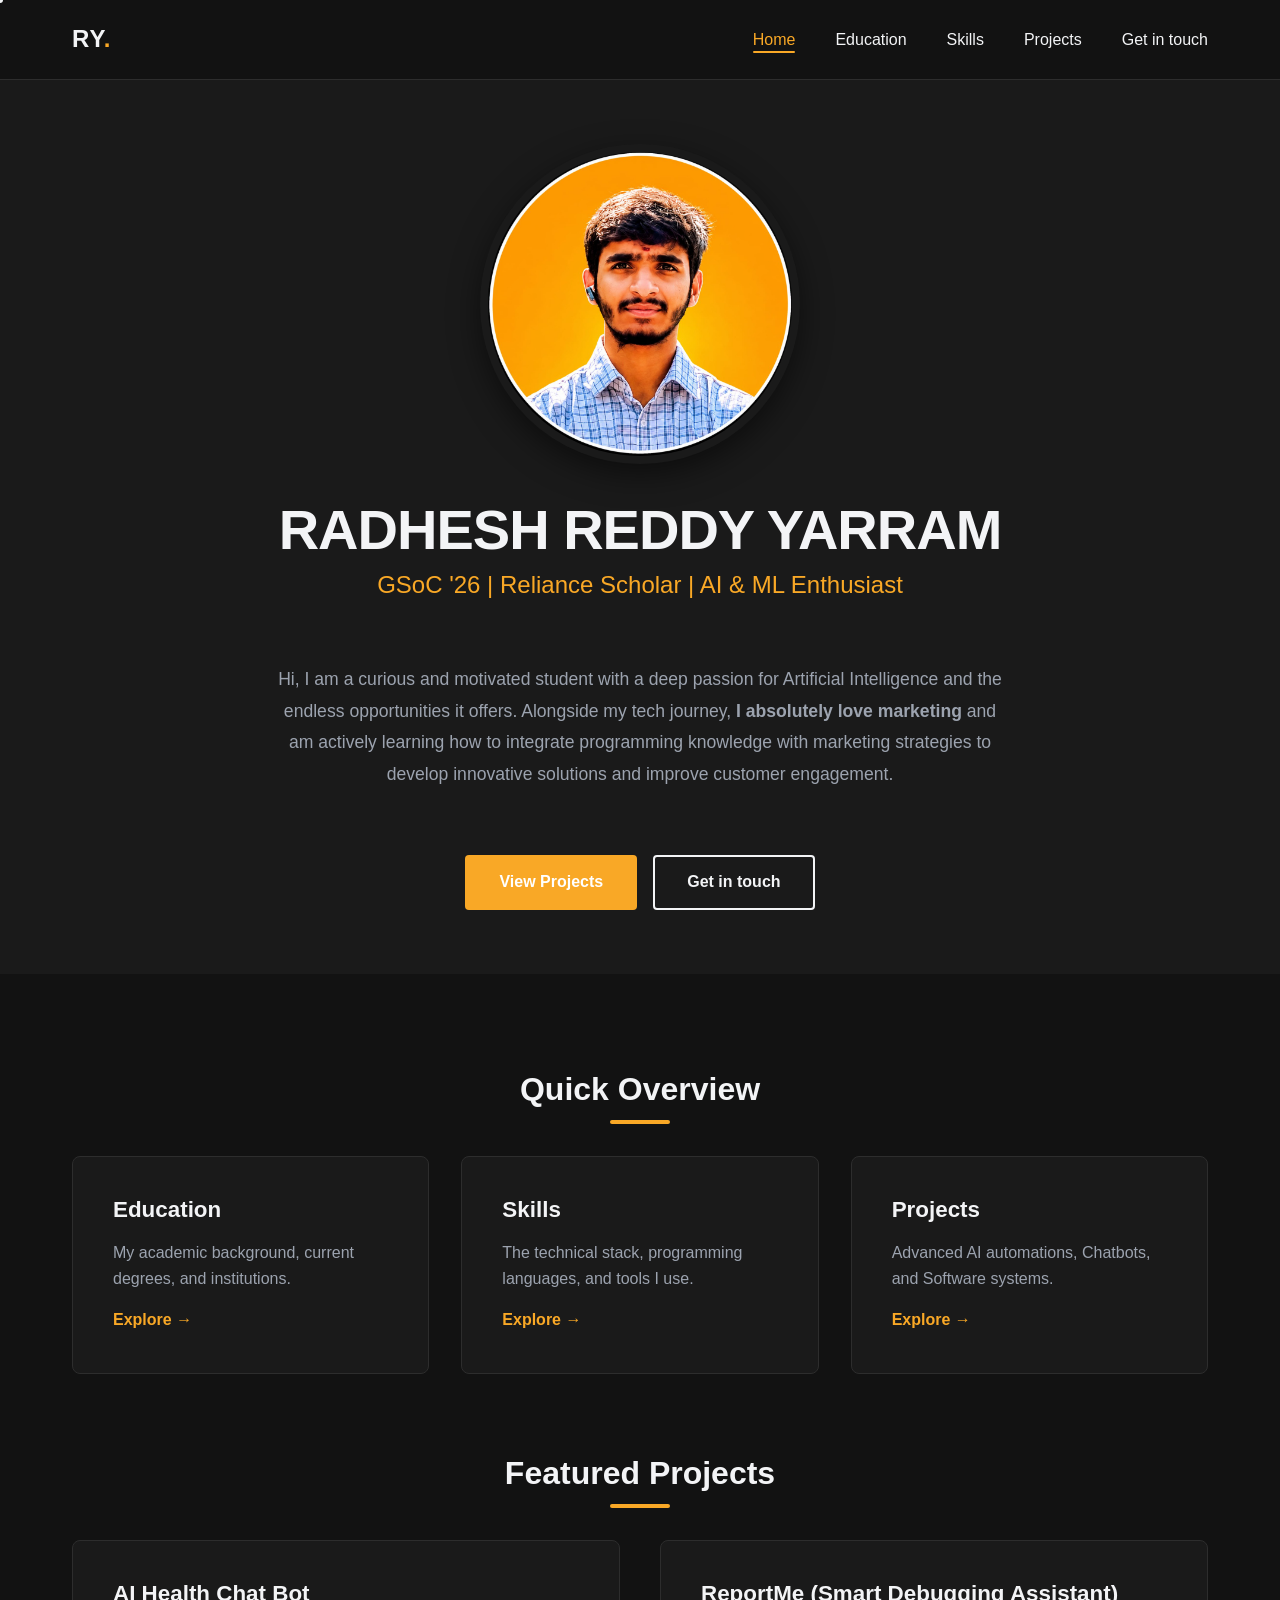
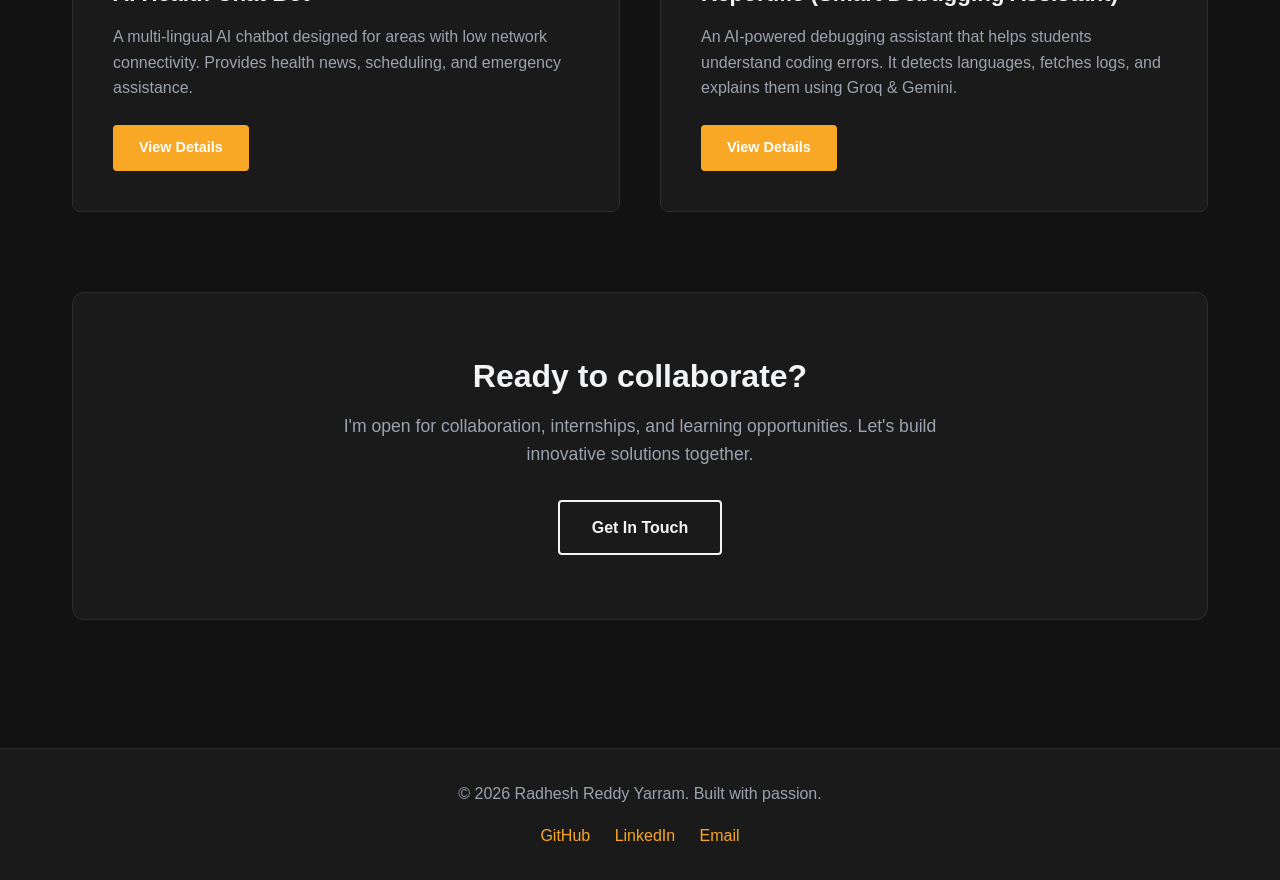
<file: index.html>
<!DOCTYPE html>
<html lang="en">
<head>
    <meta charset="UTF-8">
    <meta name="viewport" content="width=device-width, initial-scale=1.0">
    <meta name="description" content="Portfolio of Radhesh Reddy Yarram, AI/ML Student & Developer">
    <title>Radhesh Reddy Yarram | Portfolio</title>
    <!-- Google Fonts -->
    <link rel="preconnect" href="https://fonts.googleapis.com">
    <link rel="preconnect" href="https://fonts.gstatic.com" crossorigin>
    <link href="https://fonts.googleapis.com/css2?family=Outfit:wght@300;400;600;800&family=Roboto+Mono:wght@400;500&display=swap" rel="stylesheet">
    <!-- Custom CSS -->
    <link rel="stylesheet" href="styles.css">

    <!-- Open Graph Meta Tags -->
    <meta property="og:title" content="Radhesh Reddy Yarram | Portfolio">
    <meta property="og:description" content="Portfolio of Radhesh Reddy Yarram, AI/ML Student & Developer">
    <meta property="og:image" content="https://radheshreddyyarram.github.io/Portfolio/profile.jpg">
    <meta property="og:url" content="https://radheshreddyyarram.github.io/Portfolio/">
    <meta property="og:type" content="website">
</head>
<body>
    <!-- Navigation -->
    <nav id="navbar">
        <div class="nav-content">
            <a href="index.html" class="logo">RY<span>.</span></a>
            <ul class="nav-links">
                <li><a href="index.html">Home</a></li>
                <li><a href="education.html">Education</a></li>
                <li><a href="skills.html">Skills</a></li>
                <li><a href="projects.html">Projects</a></li>
                <li><a href="contact.html">Get in touch</a></li>
            </ul>
            <div class="hamburger" role="button" aria-label="Toggle navigation" tabindex="0">
                <div class="line"></div>
                <div class="line"></div>
                <div class="line"></div>
            </div>
        </div>
    </nav>

    <!-- Profile Centered Hero -->
    <section id="home" class="hero" style="flex-direction: column; justify-content: center; text-align: center; padding-top: calc(var(--nav-height) + 4rem); min-height: calc(100vh - 80px);">
        <div class="container" style="max-width: 800px; display: flex; flex-direction: column; align-items: center; gap: 2rem;">
            
            <!-- Picture First -->
            <div class="hero-image fade-up">
                <div class="profile-placeholder has-image" style="margin: 0 auto;">
                    <div class="placeholder-text">RY</div>
                    <img src="profile.jpg" alt="Radhesh Reddy Yarram">
                </div>
            </div>

            <!-- Name and Tagline -->
            <div class="hero-text fade-up delay-1">
                <h1 style="font-size: 3.5rem; margin-bottom: 0.5rem;">RADHESH REDDY YARRAM</h1>
                <h2 style="color: var(--accent); font-size: 1.5rem; margin-bottom: 2rem;">GSoC '26 | Reliance Scholar | AI & ML Enthusiast</h2>
            </div>

            <!-- About Me Text directly below -->
            <div class="about-text fade-up delay-2" style="font-size: 1.15rem; color: var(--text-secondary); line-height: 1.8;">
                <p style="max-width: 750px; margin: 0 auto;">Hi, I am a curious and motivated student with a deep passion for Artificial Intelligence and the endless opportunities it offers. Alongside my tech journey, <strong>I absolutely love marketing</strong> and am actively learning how to integrate programming knowledge with marketing strategies to develop innovative solutions and improve customer engagement.</p>
            </div>

            <!-- Action Buttons -->
            <div class="hero-buttons fade-up delay-3" style="margin-top: 2rem; margin-bottom: 4rem; display: flex; justify-content: center; gap: 1rem;">
                <a href="projects.html" class="btn primary-btn">View Projects</a>
                <a href="contact.html" class="btn secondary-btn">Get in touch</a>
            </div>
        </div>
    </section>

    <!-- Quick Overview Section -->
    <section class="section" style="padding-top: 6rem;">
        <div class="container">
            <h2 class="section-title fade-in" style="font-size: 2rem; margin-bottom: 2rem;">Quick Overview</h2>
            <div class="overview-grid fade-in" style="display: grid; grid-template-columns: repeat(auto-fit, minmax(250px, 1fr)); gap: 2rem; margin-bottom: 5rem;">
                
                <div class="overview-card" style="background: var(--bg-card); padding: 2.5rem; border-radius: 8px; border: 1px solid var(--border-color); transition: all 0.3s ease;">
                    <h3 style="font-size: 1.4rem; color: var(--text-primary);">Education</h3>
                    <p style="color: var(--text-secondary); margin: 1rem 0; line-height: 1.6;">My academic background, current degrees, and institutions.</p>
                    <a href="education.html" style="color: var(--accent); text-decoration: none; font-weight: 600;">Explore &rarr;</a>
                </div>

                <div class="overview-card" style="background: var(--bg-card); padding: 2.5rem; border-radius: 8px; border: 1px solid var(--border-color); transition: all 0.3s ease;">
                    <h3 style="font-size: 1.4rem; color: var(--text-primary);">Skills</h3>
                    <p style="color: var(--text-secondary); margin: 1rem 0; line-height: 1.6;">The technical stack, programming languages, and tools I use.</p>
                    <a href="skills.html" style="color: var(--accent); text-decoration: none; font-weight: 600;">Explore &rarr;</a>
                </div>

                <div class="overview-card" style="background: var(--bg-card); padding: 2.5rem; border-radius: 8px; border: 1px solid var(--border-color); transition: all 0.3s ease;">
                    <h3 style="font-size: 1.4rem; color: var(--text-primary);">Projects</h3>
                    <p style="color: var(--text-secondary); margin: 1rem 0; line-height: 1.6;">Advanced AI automations, Chatbots, and Software systems.</p>
                    <a href="projects.html" style="color: var(--accent); text-decoration: none; font-weight: 600;">Explore &rarr;</a>
                </div>

            </div>

            <h2 class="section-title fade-in" style="font-size: 2rem; margin-bottom: 2rem;">Featured Projects</h2>
            <div class="projects-grid fade-in" style="display: grid; grid-template-columns: repeat(auto-fit, minmax(320px, 1fr)); gap: 2.5rem; margin-bottom: 5rem;">
                
                <!-- Project 1: Health Chat Bot -->
                <div class="project-card" style="background: var(--bg-card); border-radius: 8px; border: 1px solid var(--border-color); padding: 2.5rem; transition: all 0.3s ease;">
                    <h3 style="font-size: 1.4rem; margin-bottom: 1rem; color: var(--text-primary);">AI Health Chat Bot</h3>
                    <p style="color: var(--text-secondary); line-height: 1.6; margin-bottom: 1.5rem;">A multi-lingual AI chatbot designed for areas with low network connectivity. Provides health news, scheduling, and emergency assistance.</p>
                    <a href="project-healthbot.html" class="btn primary-btn" style="display: inline-block; padding: 0.6rem 1.5rem; font-size: 0.9rem;">View Details</a>
                </div>

                <!-- Project 2: ReportMe -->
                <div class="project-card" style="background: var(--bg-card); border-radius: 8px; border: 1px solid var(--border-color); padding: 2.5rem; transition: all 0.3s ease;">
                    <h3 style="font-size: 1.4rem; margin-bottom: 1rem; color: var(--text-primary);">ReportMe (Smart Debugging Assistant)</h3>
                    <p style="color: var(--text-secondary); line-height: 1.6; margin-bottom: 1.5rem;">An AI-powered debugging assistant that helps students understand coding errors. It detects languages, fetches logs, and explains them using Groq & Gemini.</p>
                    <a href="project-reportme.html" class="btn primary-btn" style="display: inline-block; padding: 0.6rem 1.5rem; font-size: 0.9rem;">View Details</a>
                </div>
            </div>

            <div class="cta-section fade-in" style="text-align: center; padding: 4rem 2rem; background: var(--bg-card); border-radius: 12px; border: 1px solid var(--border-color); margin-bottom: 2rem;">
                <h2 style="font-size: 2rem; margin-bottom: 1rem; color: var(--text-primary);">Ready to collaborate?</h2>
                <p style="color: var(--text-secondary); font-size: 1.1rem; max-width: 600px; margin: 0 auto 2rem auto;">I'm open for collaboration, internships, and learning opportunities. Let's build innovative solutions together.</p>
                <a href="contact.html" class="btn secondary-btn">Get In Touch</a>
            </div>
        </div>
    </section>

    <!-- Footer -->
    <footer>
        <p>&copy; 2026 Radhesh Reddy Yarram. Built with passion.</p>
        <div style="margin-top: 10px;">
            <a href="https://github.com/radheshreddyyarram" target="_blank" rel="noopener noreferrer" style="margin: 0 10px; color: var(--accent); text-decoration: none; font-weight: 500; transition: color 0.3s ease;">GitHub</a>
            <a href="https://www.linkedin.com/in/radhesh-reddy-yarram-a8b6a82b5" target="_blank" rel="noopener noreferrer" style="margin: 0 10px; color: var(--accent); text-decoration: none; font-weight: 500; transition: color 0.3s ease;">LinkedIn</a>
            <a href="mailto:yarramradheshreddy@gmail.com" style="margin: 0 10px; color: var(--accent); text-decoration: none; font-weight: 500; transition: color 0.3s ease;">Email</a>
        </div>
    </footer>

    <script src="script.js"></script>
</body>
</html>
</file>
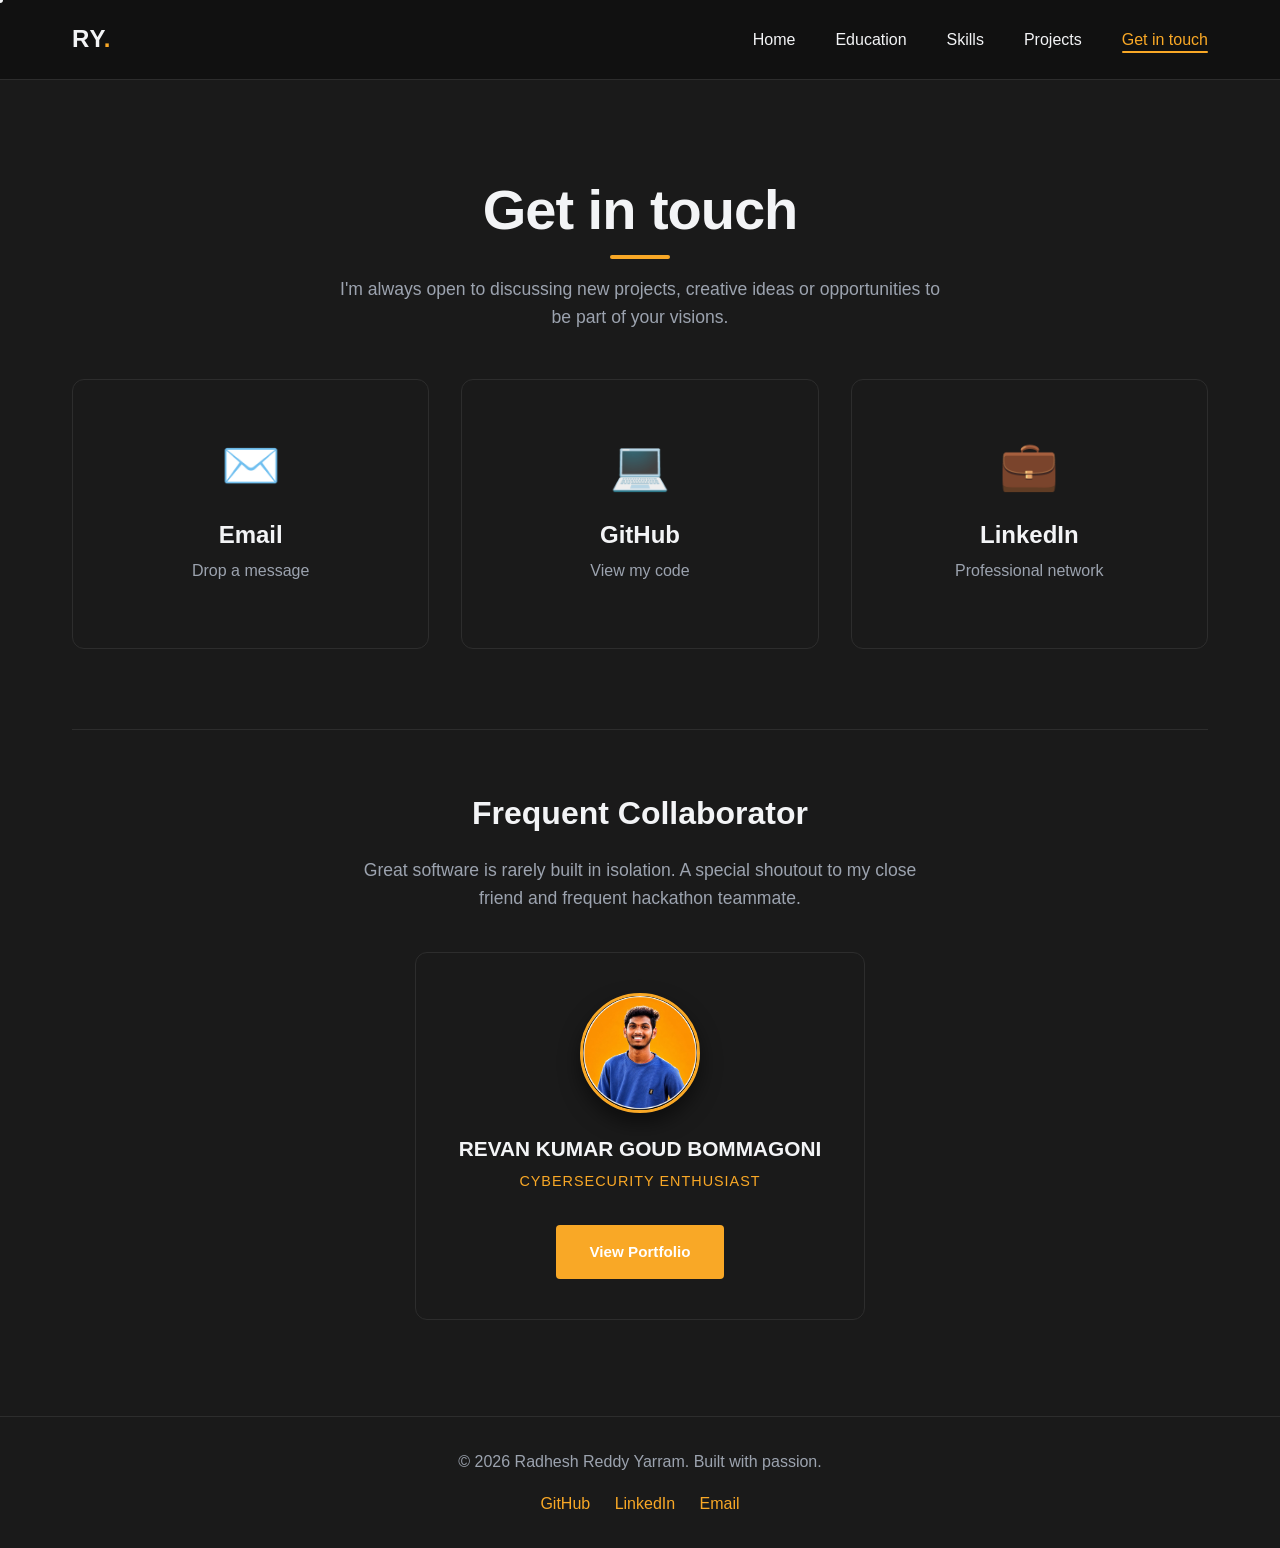
<file: contact.html>
<!DOCTYPE html>
<html lang="en">
<head>
    <meta charset="UTF-8">
    <meta name="viewport" content="width=device-width, initial-scale=1.0">
    <meta name="description" content="Portfolio of Radhesh Reddy Yarram, AI/ML Student & Developer">
    <title>Radhesh Reddy Yarram | Contact</title>
    <link href="https://fonts.googleapis.com/css2?family=Outfit:wght@300;400;600;800&family=Roboto+Mono:wght@400;500&display=swap" rel="stylesheet">
    <link rel="stylesheet" href="styles.css">

    <!-- Open Graph Meta Tags -->
    <meta property="og:title" content="Radhesh Reddy Yarram | Portfolio">
    <meta property="og:description" content="Portfolio of Radhesh Reddy Yarram, AI/ML Student & Developer">
    <meta property="og:image" content="https://radheshreddyyarram.github.io/Portfolio/profile.jpg">
    <meta property="og:url" content="https://radheshreddyyarram.github.io/Portfolio/">
    <meta property="og:type" content="website">
</head>
<body>
    <!-- Navigation -->
    <nav id="navbar">
        <div class="nav-content">
            <a href="index.html" class="logo">RY<span>.</span></a>
            <ul class="nav-links">
                <li><a href="index.html">Home</a></li>
                <li><a href="education.html">Education</a></li>
                <li><a href="skills.html">Skills</a></li>
                <li><a href="projects.html">Projects</a></li>
                <li><a href="contact.html">Get in touch</a></li>
            </ul>
            <div class="hamburger" role="button" aria-label="Toggle navigation" tabindex="0">
                <div class="line"></div>
                <div class="line"></div>
                <div class="line"></div>
            </div>
        </div>
    </nav>

    <!-- Content Wrapper for Navbar Offset -->
    <div style="padding-top: var(--nav-height); min-height: calc(100vh - 80px);">
        <!-- Contact Section -->
        <section id="contact" class="contact section">
            <div class="container">
                <h1 class="section-title fade-in" style="margin-bottom: 1rem;">Get in touch</h1>
                <p class="fade-in" style="text-align: center; color: var(--text-secondary); font-size: 1.1rem; max-width: 600px; margin: 0 auto 3rem auto;">I'm always open to discussing new projects, creative ideas or opportunities to be part of your visions.</p>
                
                <div class="fade-in" style="display: grid; grid-template-columns: repeat(auto-fit, minmax(250px, 1fr)); gap: 2rem;">
                    <!-- Email Card -->
                    <a href="mailto:yarramradheshreddy@gmail.com" class="contact-method-card" style="display: flex; flex-direction: column; align-items: center; padding: 3rem 2rem; background: var(--bg-card); border: 1px solid var(--border-color); border-radius: 12px; text-decoration: none; color: var(--text-primary); transition: all 0.3s ease;">
                        <span style="font-size: 3rem; margin-bottom: 1rem;">✉️</span>
                        <h3 style="font-size: 1.5rem; margin-bottom: 0.5rem;">Email</h3>
                        <p style="color: var(--text-secondary);">Drop a message</p>
                    </a>
                    
                    <!-- GitHub Card -->
                    <a href="https://github.com/radheshreddyyarram" target="_blank" rel="noopener noreferrer" class="contact-method-card" style="display: flex; flex-direction: column; align-items: center; padding: 3rem 2rem; background: var(--bg-card); border: 1px solid var(--border-color); border-radius: 12px; text-decoration: none; color: var(--text-primary); transition: all 0.3s ease;">
                        <span style="font-size: 3rem; margin-bottom: 1rem;">💻</span>
                        <h3 style="font-size: 1.5rem; margin-bottom: 0.5rem;">GitHub</h3>
                        <p style="color: var(--text-secondary);">View my code</p>
                    </a>
                    
                    <!-- LinkedIn Card -->
                    <a href="https://www.linkedin.com/in/radhesh-reddy-yarram-a8b6a82b5" target="_blank" rel="noopener noreferrer" class="contact-method-card" style="display: flex; flex-direction: column; align-items: center; padding: 3rem 2rem; background: var(--bg-card); border: 1px solid var(--border-color); border-radius: 12px; text-decoration: none; color: var(--text-primary); transition: all 0.3s ease;">
                        <span style="font-size: 3rem; margin-bottom: 1rem;">💼</span>
                        <h3 style="font-size: 1.5rem; margin-bottom: 0.5rem;">LinkedIn</h3>
                        <p style="color: var(--text-secondary);">Professional network</p>
                    </a>
                </div>

                <!-- Collaborator Shoutout -->
                <div class="collaborator-section fade-in" style="margin-top: 5rem; text-align: center; padding-top: 4rem; border-top: 1px solid var(--border-color);">
                    <h2 style="font-size: 2rem; color: var(--text-primary); margin-bottom: 1.5rem;">Frequent Collaborator</h2>
                    <p style="color: var(--text-secondary); max-width: 600px; margin: 0 auto 2.5rem auto; line-height: 1.6; font-size: 1.1rem;">Great software is rarely built in isolation. A special shoutout to my close friend and frequent hackathon teammate.</p>
                    
                    <div class="collaborator-card" style="display: flex; flex-direction: column; align-items: center; background: var(--bg-card); border: 1px solid var(--border-color); border-radius: 12px; padding: 2.5rem; max-width: 450px; margin: 0 auto; transition: transform 0.3s ease, box-shadow 0.3s ease, border-color 0.3s ease;">
                        <img src="friend.jpeg" alt="Revan Kumar Goud Bommagoni" style="width: 120px; height: 120px; border-radius: 50%; object-fit: cover; border: 3px solid var(--accent); margin-bottom: 1.5rem; box-shadow: 0 10px 20px rgba(0,0,0,0.5);">
                        <h3 style="font-size: 1.3rem; margin-bottom: 0.5rem; color: var(--text-primary);">REVAN KUMAR GOUD BOMMAGONI</h3>
                        <p style="color: var(--accent); font-weight: 500; font-size: 0.9rem; margin-bottom: 2rem; letter-spacing: 1px;">CYBERSECURITY ENTHUSIAST</p>
                        <a href="https://brevankumargoud.github.io" target="_blank" rel="noopener noreferrer" class="btn primary-btn" style="padding: 0.8rem 2rem; font-size: 0.95rem;">View Portfolio</a>
                    </div>
                </div>
            </div>
        </section>
    </div>

        <!-- Footer -->
    <footer>
        <p>&copy; 2026 Radhesh Reddy Yarram. Built with passion.</p>
        <div style="margin-top: 10px;">
            <a href="https://github.com/radheshreddyyarram" target="_blank" rel="noopener noreferrer" style="margin: 0 10px; color: var(--accent); text-decoration: none; font-weight: 500; transition: color 0.3s ease;">GitHub</a>
            <a href="https://www.linkedin.com/in/radhesh-reddy-yarram-a8b6a82b5" target="_blank" rel="noopener noreferrer" style="margin: 0 10px; color: var(--accent); text-decoration: none; font-weight: 500; transition: color 0.3s ease;">LinkedIn</a>
            <a href="mailto:yarramradheshreddy@gmail.com" style="margin: 0 10px; color: var(--accent); text-decoration: none; font-weight: 500; transition: color 0.3s ease;">Email</a>
        </div>
    </footer>

    <!-- Custom JavaScript -->
    <script src="script.js"></script>
</body>
</html>
</file>
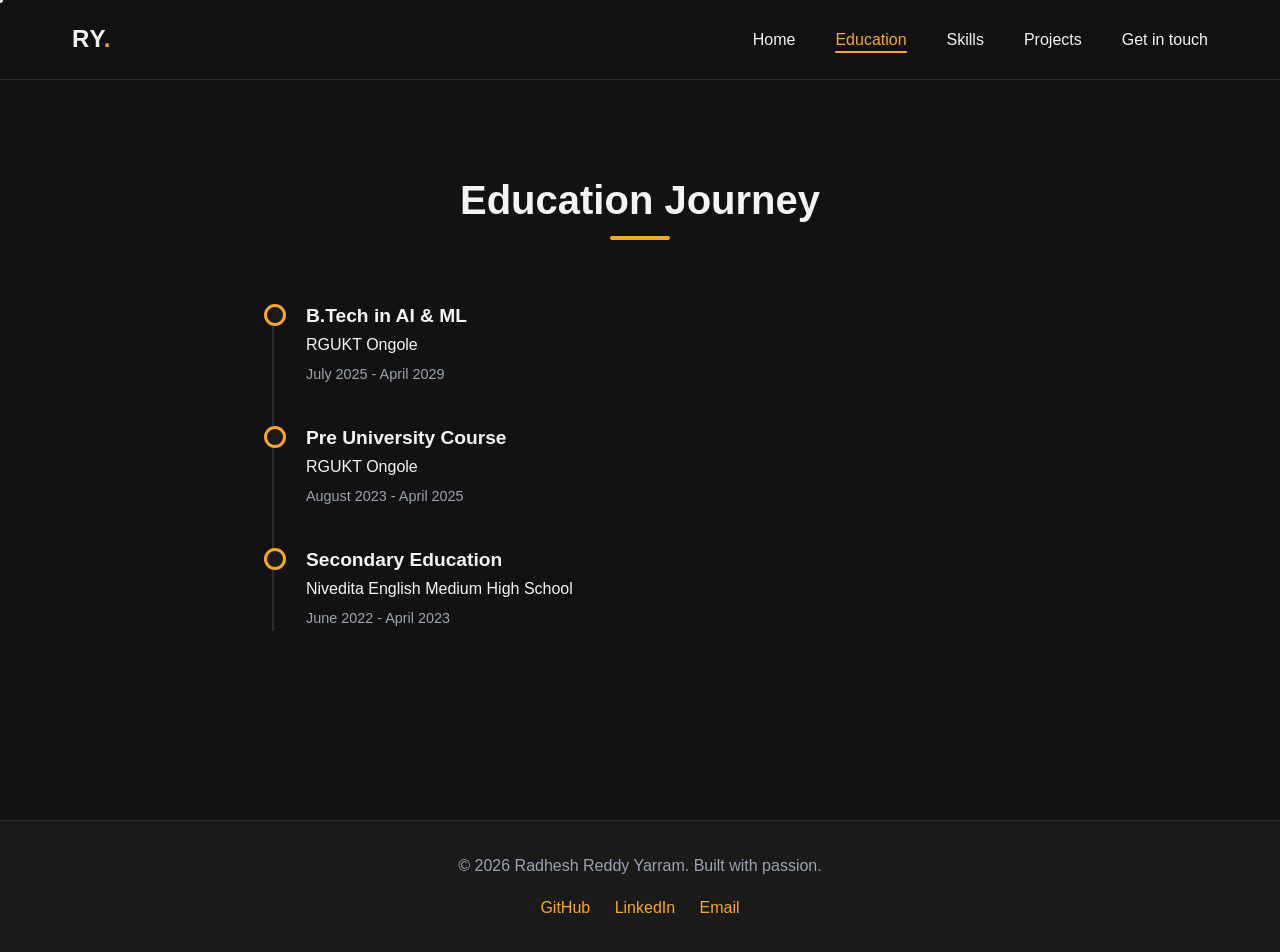
<file: education.html>
<!DOCTYPE html>
<html lang="en">
<head>
    <meta charset="UTF-8">
    <meta name="viewport" content="width=device-width, initial-scale=1.0">
    <meta name="description" content="Portfolio of Radhesh Reddy Yarram, AI/ML Student & Developer">
    <title>Radhesh Reddy Yarram | Education</title>
    <link href="https://fonts.googleapis.com/css2?family=Outfit:wght@300;400;600;800&family=Roboto+Mono:wght@400;500&display=swap" rel="stylesheet">
    <link rel="stylesheet" href="styles.css">

    <!-- Open Graph Meta Tags -->
    <meta property="og:title" content="Radhesh Reddy Yarram | Portfolio">
    <meta property="og:description" content="Portfolio of Radhesh Reddy Yarram, AI/ML Student & Developer">
    <meta property="og:image" content="https://radheshreddyyarram.github.io/Portfolio/profile.jpg">
    <meta property="og:url" content="https://radheshreddyyarram.github.io/Portfolio/">
    <meta property="og:type" content="website">
</head>
<body>
    <!-- Navigation -->
    <nav id="navbar">
        <div class="nav-content">
            <a href="index.html" class="logo">RY<span>.</span></a>
            <ul class="nav-links">
                <li><a href="index.html">Home</a></li>
                <li><a href="education.html">Education</a></li>
                <li><a href="skills.html">Skills</a></li>
                <li><a href="projects.html">Projects</a></li>
                <li><a href="contact.html">Get in touch</a></li>
            </ul>
            <div class="hamburger" role="button" aria-label="Toggle navigation" tabindex="0">
                <div class="line"></div>
                <div class="line"></div>
                <div class="line"></div>
            </div>
        </div>
    </nav>

    <!-- Content Wrapper -->
    <div style="padding-top: var(--nav-height); min-height: calc(100vh - 80px);">
        <section id="education" class="section">
            <div class="container" style="max-width: 800px;">
                <h2 class="section-title fade-in">Education Journey</h2>
                <div class="education-timeline fade-in">
                    <div class="timeline-item">
                        <h3>B.Tech in AI & ML</h3>
                        <p class="institution">RGUKT Ongole</p>
                        <span class="date">July 2025 - April 2029</span>
                    </div>
                    <div class="timeline-item">
                        <h3>Pre University Course</h3>
                        <p class="institution">RGUKT Ongole</p>
                        <span class="date">August 2023 - April 2025</span>
                    </div>
                    <div class="timeline-item">
                        <h3>Secondary Education</h3>
                        <p class="institution">Nivedita English Medium High School</p>
                        <span class="date">June 2022 - April 2023</span>
                    </div>
                </div>
            </div>
        </section>
    </div>

        <!-- Footer -->
    <footer>
        <p>&copy; 2026 Radhesh Reddy Yarram. Built with passion.</p>
        <div style="margin-top: 10px;">
            <a href="https://github.com/radheshreddyyarram" target="_blank" rel="noopener noreferrer" style="margin: 0 10px; color: var(--accent); text-decoration: none; font-weight: 500; transition: color 0.3s ease;">GitHub</a>
            <a href="https://www.linkedin.com/in/radhesh-reddy-yarram-a8b6a82b5" target="_blank" rel="noopener noreferrer" style="margin: 0 10px; color: var(--accent); text-decoration: none; font-weight: 500; transition: color 0.3s ease;">LinkedIn</a>
            <a href="mailto:yarramradheshreddy@gmail.com" style="margin: 0 10px; color: var(--accent); text-decoration: none; font-weight: 500; transition: color 0.3s ease;">Email</a>
        </div>
    </footer>

    <script src="script.js"></script>
</body>
</html>
</file>
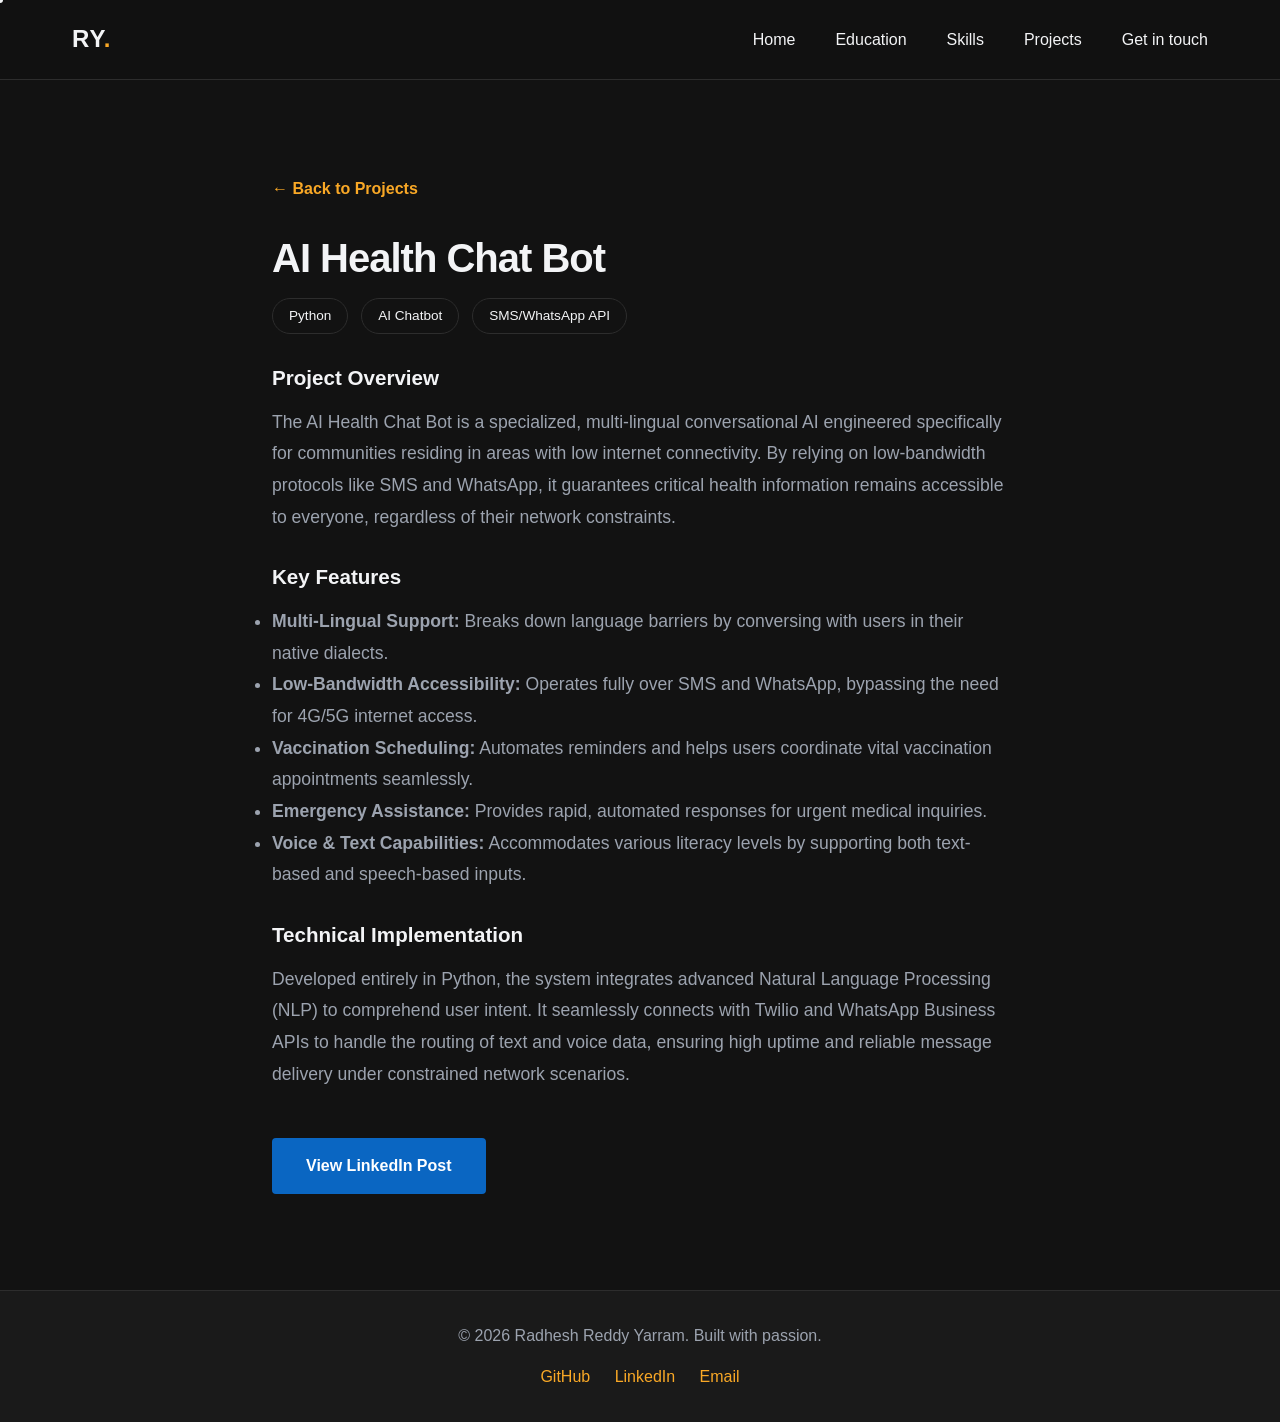
<file: project-healthbot.html>
<!DOCTYPE html>
<html lang="en">
<head>
    <meta charset="UTF-8">
    <meta name="viewport" content="width=device-width, initial-scale=1.0">
    <meta name="description" content="AI Health Chat Bot - Project by Radhesh Reddy Yarram">
    <title>AI Health Chat Bot | Radhesh Reddy Yarram</title>
    <link href="https://fonts.googleapis.com/css2?family=Outfit:wght@300;400;600;800&family=Roboto+Mono:wght@400;500&display=swap" rel="stylesheet">
    <link rel="stylesheet" href="styles.css">

    <!-- Open Graph Meta Tags -->
    <meta property="og:title" content="Radhesh Reddy Yarram | Portfolio">
    <meta property="og:description" content="Portfolio of Radhesh Reddy Yarram, AI/ML Student & Developer">
    <meta property="og:image" content="https://radheshreddyyarram.github.io/Portfolio/profile.jpg">
    <meta property="og:url" content="https://radheshreddyyarram.github.io/Portfolio/">
    <meta property="og:type" content="website">
</head>
<body>
    <!-- Navigation -->
    <nav id="navbar">
        <div class="nav-content">
            <a href="index.html" class="logo">RY<span>.</span></a>
            <ul class="nav-links">
                <li><a href="index.html">Home</a></li>
                <li><a href="education.html">Education</a></li>
                <li><a href="skills.html">Skills</a></li>
                <li><a href="projects.html">Projects</a></li>
                <li><a href="contact.html">Get in touch</a></li>
            </ul>
            <div class="hamburger" role="button" aria-label="Toggle navigation" tabindex="0">
                <div class="line"></div>
                <div class="line"></div>
                <div class="line"></div>
            </div>
        </div>
    </nav>

    <!-- Content Wrapper -->
    <div style="padding-top: var(--nav-height); min-height: calc(100vh - 80px);">
        <section class="section">
            <div class="container" style="max-width: 800px;">
                <a href="projects.html" style="display: inline-block; margin-bottom: 2rem; color: var(--accent); text-decoration: none; font-weight: 600;">&larr; Back to Projects</a>
                
                <h1 style="font-size: 2.5rem; margin-bottom: 1rem;">AI Health Chat Bot</h1>
                <div class="tags" style="margin-bottom: 2rem;">
                    <span>Python</span><span>AI Chatbot</span><span>SMS/WhatsApp API</span>
                </div>

                <div class="project-details" style="font-size: 1.1rem; color: var(--text-secondary); line-height: 1.8;">
                    
            <h3 style="color: var(--text-primary); margin: 2rem 0 1rem 0;">Project Overview</h3>
            <p>The AI Health Chat Bot is a specialized, multi-lingual conversational AI engineered specifically for communities residing in areas with low internet connectivity. By relying on low-bandwidth protocols like SMS and WhatsApp, it guarantees critical health information remains accessible to everyone, regardless of their network constraints.</p>
            
            <h3 style="color: var(--text-primary); margin: 2rem 0 1rem 0;">Key Features</h3>
            <ul>
                <li><strong>Multi-Lingual Support:</strong> Breaks down language barriers by conversing with users in their native dialects.</li>
                <li><strong>Low-Bandwidth Accessibility:</strong> Operates fully over SMS and WhatsApp, bypassing the need for 4G/5G internet access.</li>
                <li><strong>Vaccination Scheduling:</strong> Automates reminders and helps users coordinate vital vaccination appointments seamlessly.</li>
                <li><strong>Emergency Assistance:</strong> Provides rapid, automated responses for urgent medical inquiries.</li>
                <li><strong>Voice & Text Capabilities:</strong> Accommodates various literacy levels by supporting both text-based and speech-based inputs.</li>
            </ul>

            <h3 style="color: var(--text-primary); margin: 2rem 0 1rem 0;">Technical Implementation</h3>
            <p>Developed entirely in Python, the system integrates advanced Natural Language Processing (NLP) to comprehend user intent. It seamlessly connects with Twilio and WhatsApp Business APIs to handle the routing of text and voice data, ensuring high uptime and reliable message delivery under constrained network scenarios.</p>
        
                </div>

                <div style="margin-top: 3rem; display: flex; gap: 1rem; flex-wrap: wrap;"><a href="https://www.linkedin.com/posts/radhesh-reddy-yarram-a8b6a82b5_collaboration-ai-machinelearning-activity-7425496869755174913-ehyz?utm_source=share&utm_medium=member_desktop&rcm=ACoAAEu-PgsBJpksfXyoGndBVsjvLFTtnCOIA8g" target="_blank" class="btn secondary-btn" style="background-color: #0A66C2; color: white; border-color: #0A66C2; display: inline-block;">View LinkedIn Post</a></div>
            </div>
        </section>
    </div>

        <!-- Footer -->
    <footer>
        <p>&copy; 2026 Radhesh Reddy Yarram. Built with passion.</p>
        <div style="margin-top: 10px;">
            <a href="https://github.com/radheshreddyyarram" target="_blank" rel="noopener noreferrer" style="margin: 0 10px; color: var(--accent); text-decoration: none; font-weight: 500; transition: color 0.3s ease;">GitHub</a>
            <a href="https://www.linkedin.com/in/radhesh-reddy-yarram-a8b6a82b5" target="_blank" rel="noopener noreferrer" style="margin: 0 10px; color: var(--accent); text-decoration: none; font-weight: 500; transition: color 0.3s ease;">LinkedIn</a>
            <a href="mailto:yarramradheshreddy@gmail.com" style="margin: 0 10px; color: var(--accent); text-decoration: none; font-weight: 500; transition: color 0.3s ease;">Email</a>
        </div>
    </footer>

    <script src="script.js"></script>
</body>
</html>
</file>
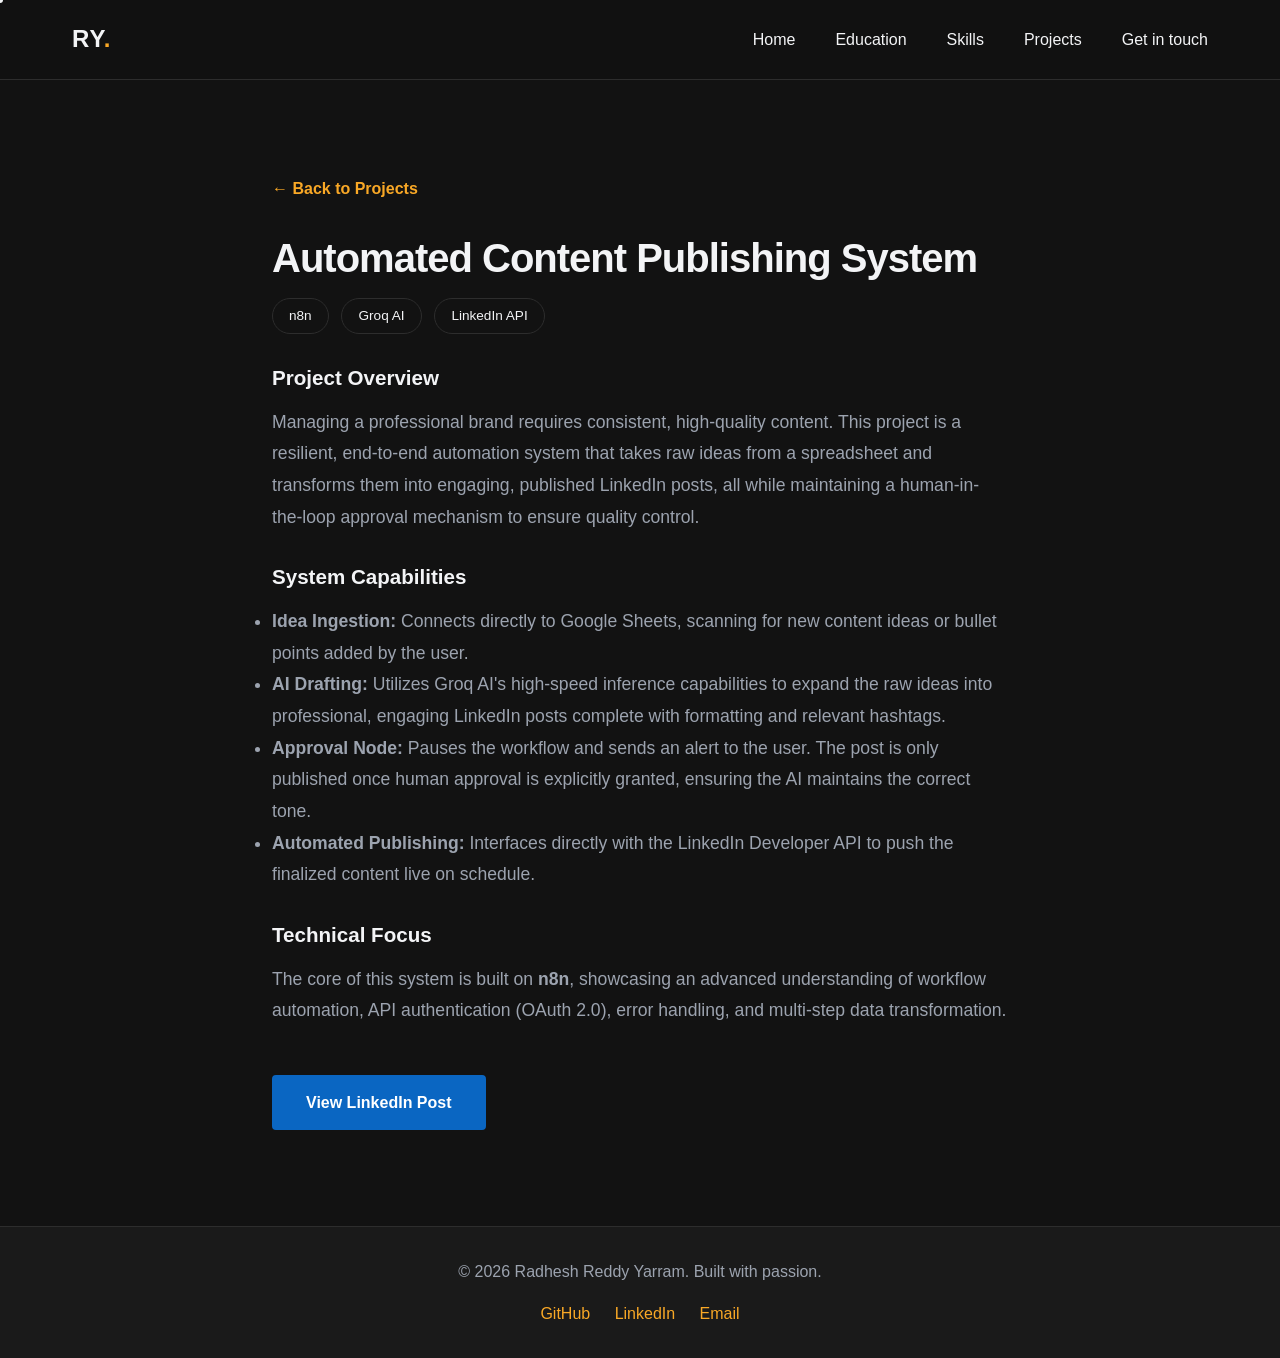
<file: project-linkedin.html>
<!DOCTYPE html>
<html lang="en">
<head>
    <meta charset="UTF-8">
    <meta name="viewport" content="width=device-width, initial-scale=1.0">
    <meta name="description" content="Automated Content Publishing System - Project by Radhesh Reddy Yarram">
    <title>Automated Content Publishing System | Radhesh Reddy Yarram</title>
    <link href="https://fonts.googleapis.com/css2?family=Outfit:wght@300;400;600;800&family=Roboto+Mono:wght@400;500&display=swap" rel="stylesheet">
    <link rel="stylesheet" href="styles.css">

    <!-- Open Graph Meta Tags -->
    <meta property="og:title" content="Radhesh Reddy Yarram | Portfolio">
    <meta property="og:description" content="Portfolio of Radhesh Reddy Yarram, AI/ML Student & Developer">
    <meta property="og:image" content="https://radheshreddyyarram.github.io/Portfolio/profile.jpg">
    <meta property="og:url" content="https://radheshreddyyarram.github.io/Portfolio/">
    <meta property="og:type" content="website">
</head>
<body>
    <!-- Navigation -->
    <nav id="navbar">
        <div class="nav-content">
            <a href="index.html" class="logo">RY<span>.</span></a>
            <ul class="nav-links">
                <li><a href="index.html">Home</a></li>
                <li><a href="education.html">Education</a></li>
                <li><a href="skills.html">Skills</a></li>
                <li><a href="projects.html">Projects</a></li>
                <li><a href="contact.html">Get in touch</a></li>
            </ul>
            <div class="hamburger" role="button" aria-label="Toggle navigation" tabindex="0">
                <div class="line"></div>
                <div class="line"></div>
                <div class="line"></div>
            </div>
        </div>
    </nav>

    <!-- Content Wrapper -->
    <div style="padding-top: var(--nav-height); min-height: calc(100vh - 80px);">
        <section class="section">
            <div class="container" style="max-width: 800px;">
                <a href="projects.html" style="display: inline-block; margin-bottom: 2rem; color: var(--accent); text-decoration: none; font-weight: 600;">&larr; Back to Projects</a>
                
                <h1 style="font-size: 2.5rem; margin-bottom: 1rem;">Automated Content Publishing System</h1>
                <div class="tags" style="margin-bottom: 2rem;">
                    <span>n8n</span><span>Groq AI</span><span>LinkedIn API</span>
                </div>

                <div class="project-details" style="font-size: 1.1rem; color: var(--text-secondary); line-height: 1.8;">
                    
            <h3 style="color: var(--text-primary); margin: 2rem 0 1rem 0;">Project Overview</h3>
            <p>Managing a professional brand requires consistent, high-quality content. This project is a resilient, end-to-end automation system that takes raw ideas from a spreadsheet and transforms them into engaging, published LinkedIn posts, all while maintaining a human-in-the-loop approval mechanism to ensure quality control.</p>
            
            <h3 style="color: var(--text-primary); margin: 2rem 0 1rem 0;">System Capabilities</h3>
            <ul>
                <li><strong>Idea Ingestion:</strong> Connects directly to Google Sheets, scanning for new content ideas or bullet points added by the user.</li>
                <li><strong>AI Drafting:</strong> Utilizes Groq AI's high-speed inference capabilities to expand the raw ideas into professional, engaging LinkedIn posts complete with formatting and relevant hashtags.</li>
                <li><strong>Approval Node:</strong> Pauses the workflow and sends an alert to the user. The post is only published once human approval is explicitly granted, ensuring the AI maintains the correct tone.</li>
                <li><strong>Automated Publishing:</strong> Interfaces directly with the LinkedIn Developer API to push the finalized content live on schedule.</li>
            </ul>

            <h3 style="color: var(--text-primary); margin: 2rem 0 1rem 0;">Technical Focus</h3>
            <p>The core of this system is built on <strong>n8n</strong>, showcasing an advanced understanding of workflow automation, API authentication (OAuth 2.0), error handling, and multi-step data transformation.</p>
        
                </div>

                <div style="margin-top: 3rem; display: flex; gap: 1rem; flex-wrap: wrap;"><a href="https://www.linkedin.com/posts/radhesh-reddy-yarram-a8b6a82b5_automation-workflowdesign-systemthinking-activity-7428389494946693120-vGuv?utm_source=share&utm_medium=member_desktop&rcm=ACoAAEu-PgsBJpksfXyoGndBVsjvLFTtnCOIA8g" target="_blank" class="btn secondary-btn" style="background-color: #0A66C2; color: white; border-color: #0A66C2; display: inline-block;">View LinkedIn Post</a></div>
            </div>
        </section>
    </div>

        <!-- Footer -->
    <footer>
        <p>&copy; 2026 Radhesh Reddy Yarram. Built with passion.</p>
        <div style="margin-top: 10px;">
            <a href="https://github.com/radheshreddyyarram" target="_blank" rel="noopener noreferrer" style="margin: 0 10px; color: var(--accent); text-decoration: none; font-weight: 500; transition: color 0.3s ease;">GitHub</a>
            <a href="https://www.linkedin.com/in/radhesh-reddy-yarram-a8b6a82b5" target="_blank" rel="noopener noreferrer" style="margin: 0 10px; color: var(--accent); text-decoration: none; font-weight: 500; transition: color 0.3s ease;">LinkedIn</a>
            <a href="mailto:yarramradheshreddy@gmail.com" style="margin: 0 10px; color: var(--accent); text-decoration: none; font-weight: 500; transition: color 0.3s ease;">Email</a>
        </div>
    </footer>

    <script src="script.js"></script>
</body>
</html>
</file>
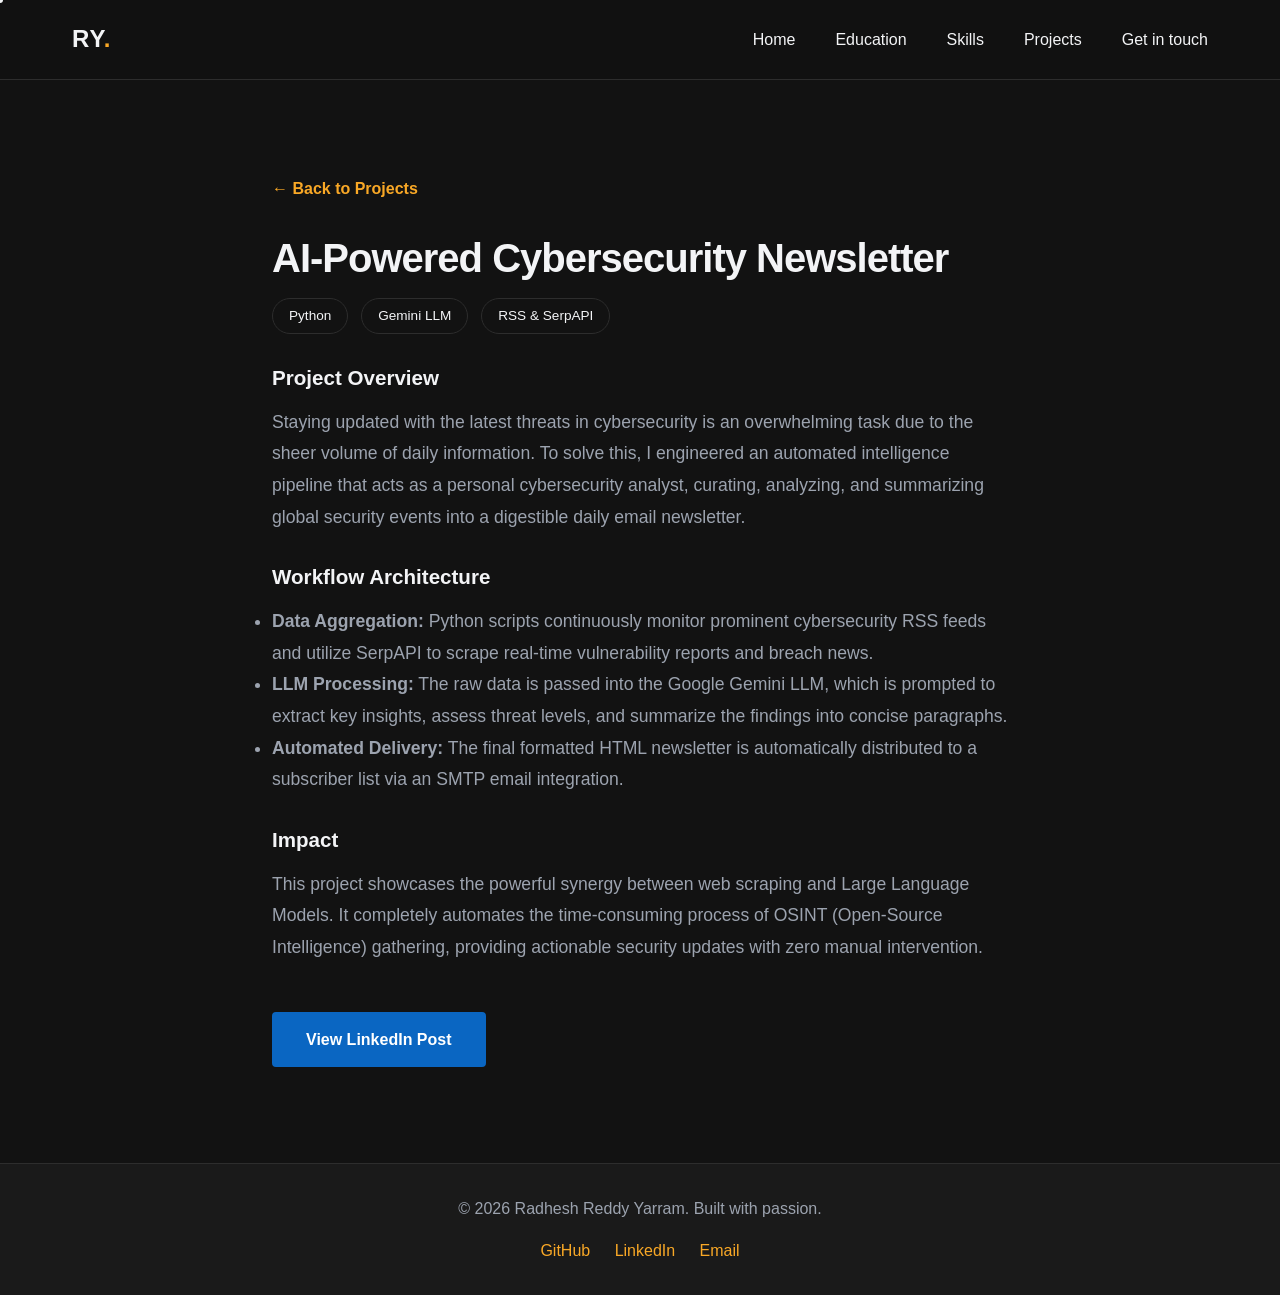
<file: project-newsletter.html>
<!DOCTYPE html>
<html lang="en">
<head>
    <meta charset="UTF-8">
    <meta name="viewport" content="width=device-width, initial-scale=1.0">
    <meta name="description" content="AI-Powered Cybersecurity Newsletter - Project by Radhesh Reddy Yarram">
    <title>AI-Powered Cybersecurity Newsletter | Radhesh Reddy Yarram</title>
    <link href="https://fonts.googleapis.com/css2?family=Outfit:wght@300;400;600;800&family=Roboto+Mono:wght@400;500&display=swap" rel="stylesheet">
    <link rel="stylesheet" href="styles.css">

    <!-- Open Graph Meta Tags -->
    <meta property="og:title" content="Radhesh Reddy Yarram | Portfolio">
    <meta property="og:description" content="Portfolio of Radhesh Reddy Yarram, AI/ML Student & Developer">
    <meta property="og:image" content="https://radheshreddyyarram.github.io/Portfolio/profile.jpg">
    <meta property="og:url" content="https://radheshreddyyarram.github.io/Portfolio/">
    <meta property="og:type" content="website">
</head>
<body>
    <!-- Navigation -->
    <nav id="navbar">
        <div class="nav-content">
            <a href="index.html" class="logo">RY<span>.</span></a>
            <ul class="nav-links">
                <li><a href="index.html">Home</a></li>
                <li><a href="education.html">Education</a></li>
                <li><a href="skills.html">Skills</a></li>
                <li><a href="projects.html">Projects</a></li>
                <li><a href="contact.html">Get in touch</a></li>
            </ul>
            <div class="hamburger" role="button" aria-label="Toggle navigation" tabindex="0">
                <div class="line"></div>
                <div class="line"></div>
                <div class="line"></div>
            </div>
        </div>
    </nav>

    <!-- Content Wrapper -->
    <div style="padding-top: var(--nav-height); min-height: calc(100vh - 80px);">
        <section class="section">
            <div class="container" style="max-width: 800px;">
                <a href="projects.html" style="display: inline-block; margin-bottom: 2rem; color: var(--accent); text-decoration: none; font-weight: 600;">&larr; Back to Projects</a>
                
                <h1 style="font-size: 2.5rem; margin-bottom: 1rem;">AI-Powered Cybersecurity Newsletter</h1>
                <div class="tags" style="margin-bottom: 2rem;">
                    <span>Python</span><span>Gemini LLM</span><span>RSS & SerpAPI</span>
                </div>

                <div class="project-details" style="font-size: 1.1rem; color: var(--text-secondary); line-height: 1.8;">
                    
            <h3 style="color: var(--text-primary); margin: 2rem 0 1rem 0;">Project Overview</h3>
            <p>Staying updated with the latest threats in cybersecurity is an overwhelming task due to the sheer volume of daily information. To solve this, I engineered an automated intelligence pipeline that acts as a personal cybersecurity analyst, curating, analyzing, and summarizing global security events into a digestible daily email newsletter.</p>
            
            <h3 style="color: var(--text-primary); margin: 2rem 0 1rem 0;">Workflow Architecture</h3>
            <ul>
                <li><strong>Data Aggregation:</strong> Python scripts continuously monitor prominent cybersecurity RSS feeds and utilize SerpAPI to scrape real-time vulnerability reports and breach news.</li>
                <li><strong>LLM Processing:</strong> The raw data is passed into the Google Gemini LLM, which is prompted to extract key insights, assess threat levels, and summarize the findings into concise paragraphs.</li>
                <li><strong>Automated Delivery:</strong> The final formatted HTML newsletter is automatically distributed to a subscriber list via an SMTP email integration.</li>
            </ul>

            <h3 style="color: var(--text-primary); margin: 2rem 0 1rem 0;">Impact</h3>
            <p>This project showcases the powerful synergy between web scraping and Large Language Models. It completely automates the time-consuming process of OSINT (Open-Source Intelligence) gathering, providing actionable security updates with zero manual intervention.</p>
        
                </div>

                <div style="margin-top: 3rem; display: flex; gap: 1rem; flex-wrap: wrap;"><a href="https://www.linkedin.com/posts/radhesh-reddy-yarram-a8b6a82b5_automation-ai-workflowautomation-activity-7428342922544271360-LyYQ?utm_source=share&utm_medium=member_desktop&rcm=ACoAAEu-PgsBJpksfXyoGndBVsjvLFTtnCOIA8g" target="_blank" class="btn secondary-btn" style="background-color: #0A66C2; color: white; border-color: #0A66C2; display: inline-block;">View LinkedIn Post</a></div>
            </div>
        </section>
    </div>

        <!-- Footer -->
    <footer>
        <p>&copy; 2026 Radhesh Reddy Yarram. Built with passion.</p>
        <div style="margin-top: 10px;">
            <a href="https://github.com/radheshreddyyarram" target="_blank" rel="noopener noreferrer" style="margin: 0 10px; color: var(--accent); text-decoration: none; font-weight: 500; transition: color 0.3s ease;">GitHub</a>
            <a href="https://www.linkedin.com/in/radhesh-reddy-yarram-a8b6a82b5" target="_blank" rel="noopener noreferrer" style="margin: 0 10px; color: var(--accent); text-decoration: none; font-weight: 500; transition: color 0.3s ease;">LinkedIn</a>
            <a href="mailto:yarramradheshreddy@gmail.com" style="margin: 0 10px; color: var(--accent); text-decoration: none; font-weight: 500; transition: color 0.3s ease;">Email</a>
        </div>
    </footer>

    <script src="script.js"></script>
</body>
</html>
</file>
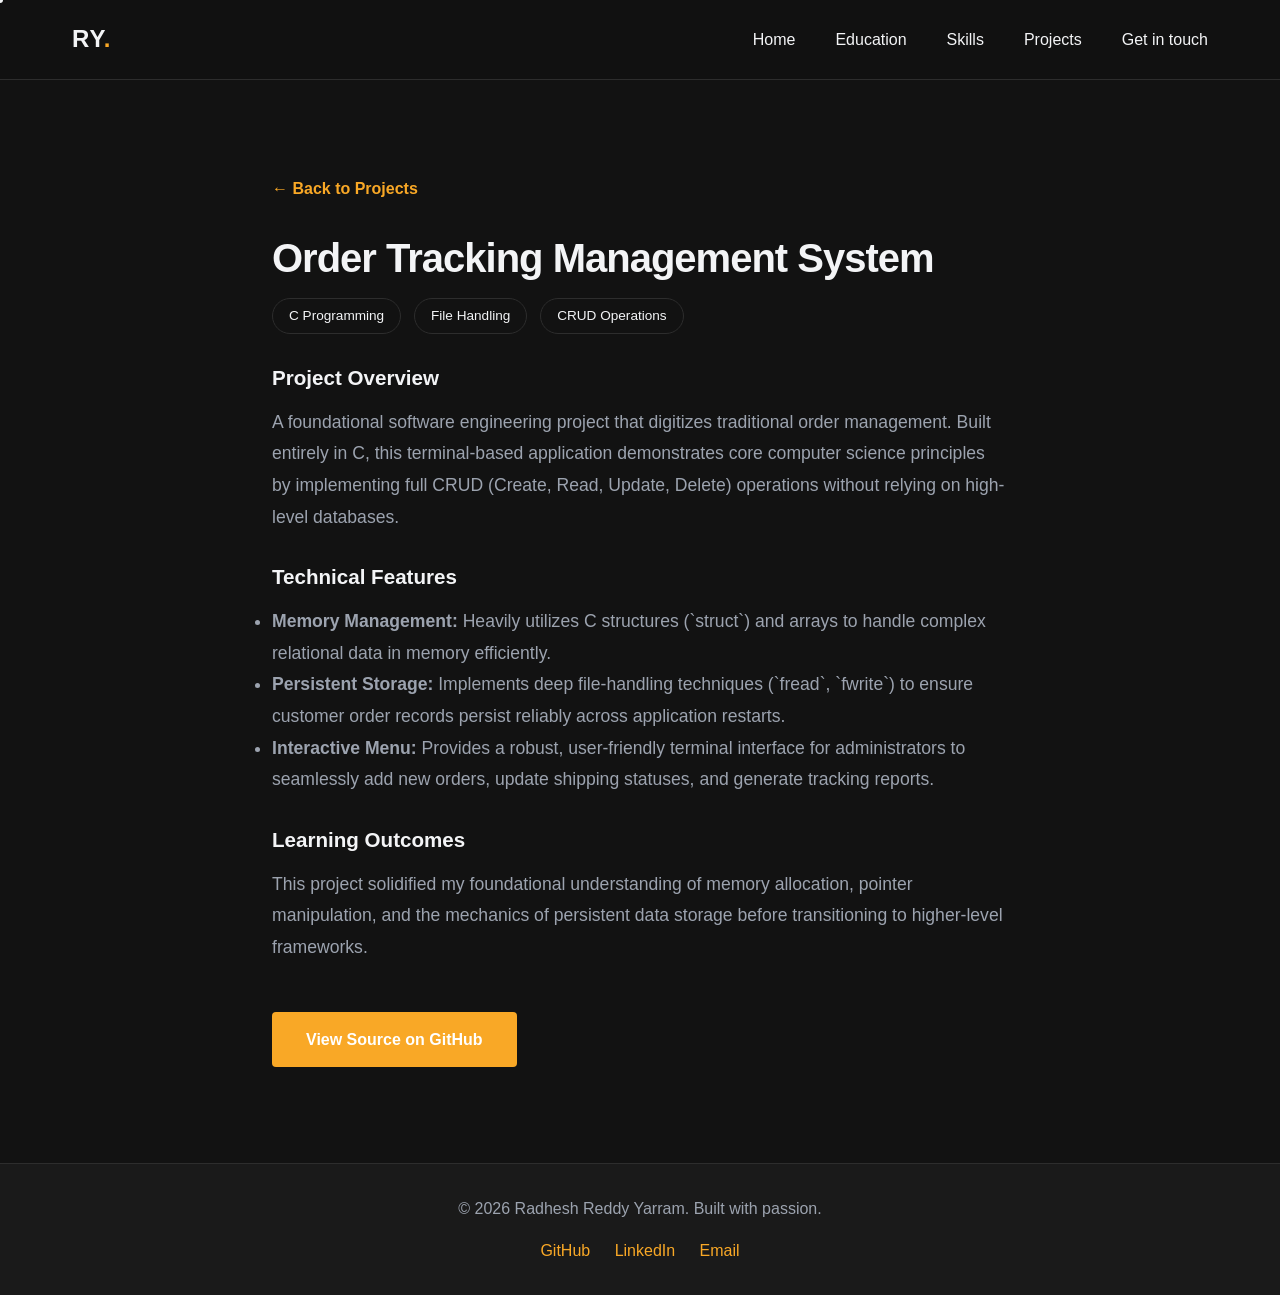
<file: project-ordertracking.html>
<!DOCTYPE html>
<html lang="en">
<head>
    <meta charset="UTF-8">
    <meta name="viewport" content="width=device-width, initial-scale=1.0">
    <meta name="description" content="Order Tracking Management System - Project by Radhesh Reddy Yarram">
    <title>Order Tracking Management System | Radhesh Reddy Yarram</title>
    <link href="https://fonts.googleapis.com/css2?family=Outfit:wght@300;400;600;800&family=Roboto+Mono:wght@400;500&display=swap" rel="stylesheet">
    <link rel="stylesheet" href="styles.css">

    <!-- Open Graph Meta Tags -->
    <meta property="og:title" content="Radhesh Reddy Yarram | Portfolio">
    <meta property="og:description" content="Portfolio of Radhesh Reddy Yarram, AI/ML Student & Developer">
    <meta property="og:image" content="https://radheshreddyyarram.github.io/Portfolio/profile.jpg">
    <meta property="og:url" content="https://radheshreddyyarram.github.io/Portfolio/">
    <meta property="og:type" content="website">
</head>
<body>
    <!-- Navigation -->
    <nav id="navbar">
        <div class="nav-content">
            <a href="index.html" class="logo">RY<span>.</span></a>
            <ul class="nav-links">
                <li><a href="index.html">Home</a></li>
                <li><a href="education.html">Education</a></li>
                <li><a href="skills.html">Skills</a></li>
                <li><a href="projects.html">Projects</a></li>
                <li><a href="contact.html">Get in touch</a></li>
            </ul>
            <div class="hamburger" role="button" aria-label="Toggle navigation" tabindex="0">
                <div class="line"></div>
                <div class="line"></div>
                <div class="line"></div>
            </div>
        </div>
    </nav>

    <!-- Content Wrapper -->
    <div style="padding-top: var(--nav-height); min-height: calc(100vh - 80px);">
        <section class="section">
            <div class="container" style="max-width: 800px;">
                <a href="projects.html" style="display: inline-block; margin-bottom: 2rem; color: var(--accent); text-decoration: none; font-weight: 600;">&larr; Back to Projects</a>
                
                <h1 style="font-size: 2.5rem; margin-bottom: 1rem;">Order Tracking Management System</h1>
                <div class="tags" style="margin-bottom: 2rem;">
                    <span>C Programming</span><span>File Handling</span><span>CRUD Operations</span>
                </div>

                <div class="project-details" style="font-size: 1.1rem; color: var(--text-secondary); line-height: 1.8;">
                    
            <h3 style="color: var(--text-primary); margin: 2rem 0 1rem 0;">Project Overview</h3>
            <p>A foundational software engineering project that digitizes traditional order management. Built entirely in C, this terminal-based application demonstrates core computer science principles by implementing full CRUD (Create, Read, Update, Delete) operations without relying on high-level databases.</p>
            
            <h3 style="color: var(--text-primary); margin: 2rem 0 1rem 0;">Technical Features</h3>
            <ul>
                <li><strong>Memory Management:</strong> Heavily utilizes C structures (`struct`) and arrays to handle complex relational data in memory efficiently.</li>
                <li><strong>Persistent Storage:</strong> Implements deep file-handling techniques (`fread`, `fwrite`) to ensure customer order records persist reliably across application restarts.</li>
                <li><strong>Interactive Menu:</strong> Provides a robust, user-friendly terminal interface for administrators to seamlessly add new orders, update shipping statuses, and generate tracking reports.</li>
            </ul>

            <h3 style="color: var(--text-primary); margin: 2rem 0 1rem 0;">Learning Outcomes</h3>
            <p>This project solidified my foundational understanding of memory allocation, pointer manipulation, and the mechanics of persistent data storage before transitioning to higher-level frameworks.</p>
        
                </div>

                <div style="margin-top: 3rem; display: flex; gap: 1rem; flex-wrap: wrap;">
            <a href="https://github.com/radheshreddyyarram/Order-Tracking-Management-System" target="_blank" class="btn primary-btn" style="display: inline-block;">View Source on GitHub</a>
        </div>
            </div>
        </section>
    </div>

        <!-- Footer -->
    <footer>
        <p>&copy; 2026 Radhesh Reddy Yarram. Built with passion.</p>
        <div style="margin-top: 10px;">
            <a href="https://github.com/radheshreddyyarram" target="_blank" rel="noopener noreferrer" style="margin: 0 10px; color: var(--accent); text-decoration: none; font-weight: 500; transition: color 0.3s ease;">GitHub</a>
            <a href="https://www.linkedin.com/in/radhesh-reddy-yarram-a8b6a82b5" target="_blank" rel="noopener noreferrer" style="margin: 0 10px; color: var(--accent); text-decoration: none; font-weight: 500; transition: color 0.3s ease;">LinkedIn</a>
            <a href="mailto:yarramradheshreddy@gmail.com" style="margin: 0 10px; color: var(--accent); text-decoration: none; font-weight: 500; transition: color 0.3s ease;">Email</a>
        </div>
    </footer>

    <script src="script.js"></script>
</body>
</html>
</file>
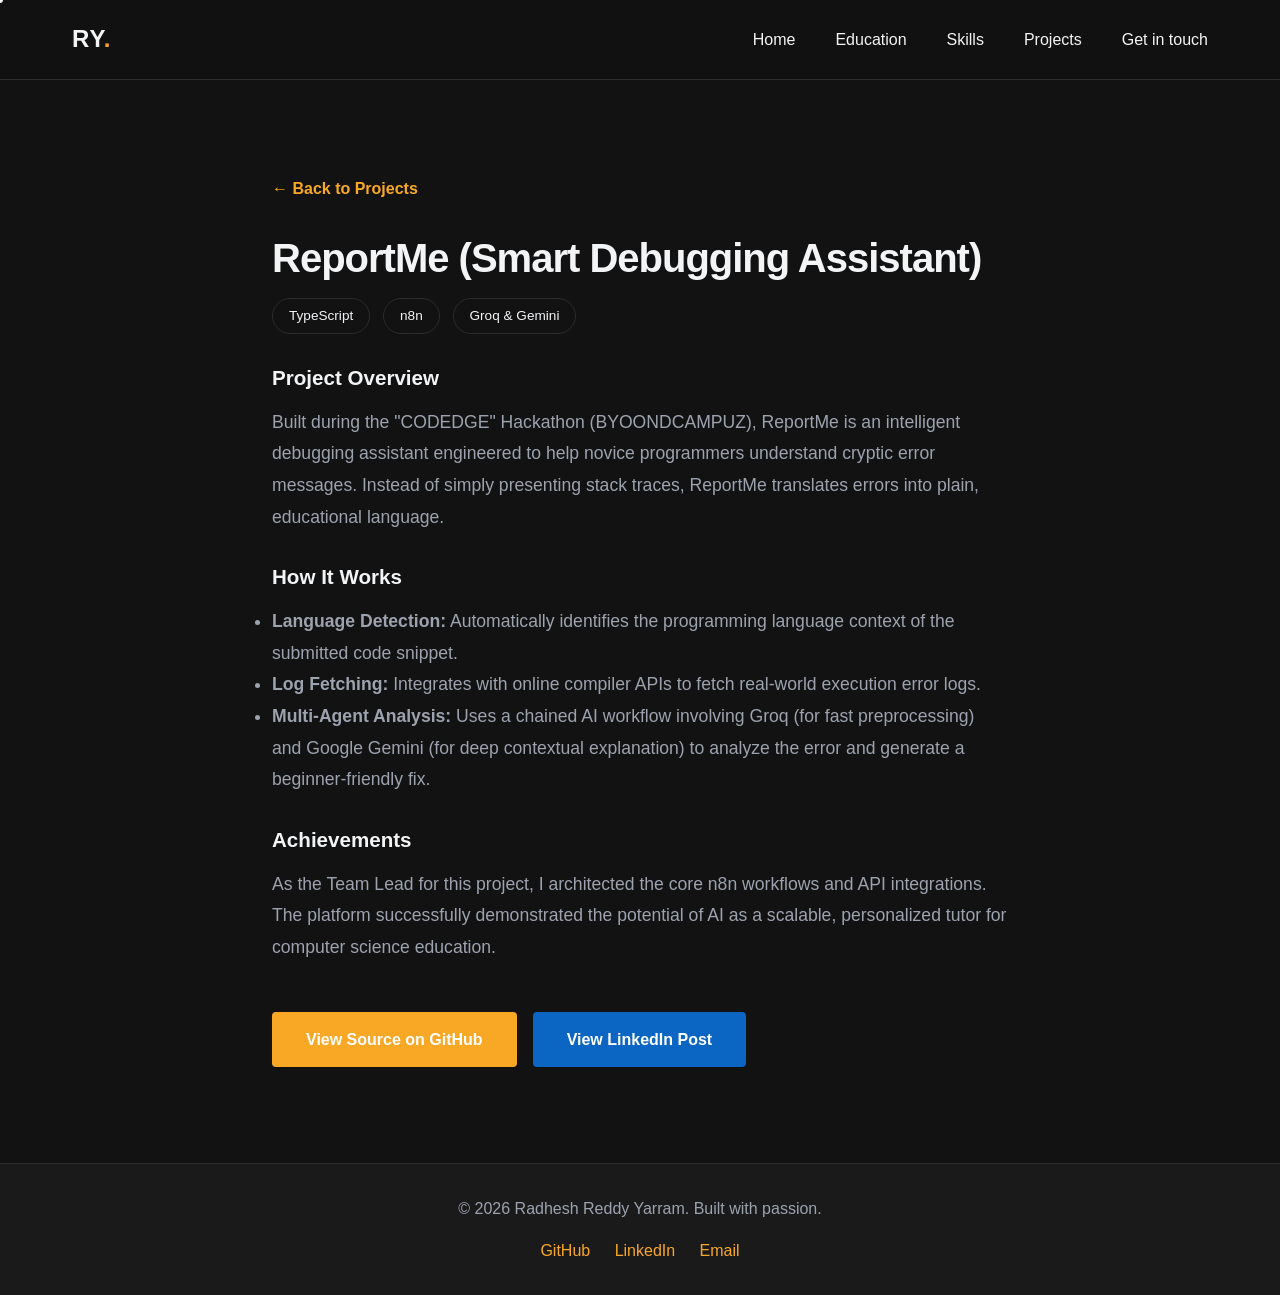
<file: project-reportme.html>
<!DOCTYPE html>
<html lang="en">
<head>
    <meta charset="UTF-8">
    <meta name="viewport" content="width=device-width, initial-scale=1.0">
    <meta name="description" content="ReportMe (Smart Debugging Assistant) - Project by Radhesh Reddy Yarram">
    <title>ReportMe (Smart Debugging Assistant) | Radhesh Reddy Yarram</title>
    <link href="https://fonts.googleapis.com/css2?family=Outfit:wght@300;400;600;800&family=Roboto+Mono:wght@400;500&display=swap" rel="stylesheet">
    <link rel="stylesheet" href="styles.css">

    <!-- Open Graph Meta Tags -->
    <meta property="og:title" content="Radhesh Reddy Yarram | Portfolio">
    <meta property="og:description" content="Portfolio of Radhesh Reddy Yarram, AI/ML Student & Developer">
    <meta property="og:image" content="https://radheshreddyyarram.github.io/Portfolio/profile.jpg">
    <meta property="og:url" content="https://radheshreddyyarram.github.io/Portfolio/">
    <meta property="og:type" content="website">
</head>
<body>
    <!-- Navigation -->
    <nav id="navbar">
        <div class="nav-content">
            <a href="index.html" class="logo">RY<span>.</span></a>
            <ul class="nav-links">
                <li><a href="index.html">Home</a></li>
                <li><a href="education.html">Education</a></li>
                <li><a href="skills.html">Skills</a></li>
                <li><a href="projects.html">Projects</a></li>
                <li><a href="contact.html">Get in touch</a></li>
            </ul>
            <div class="hamburger" role="button" aria-label="Toggle navigation" tabindex="0">
                <div class="line"></div>
                <div class="line"></div>
                <div class="line"></div>
            </div>
        </div>
    </nav>

    <!-- Content Wrapper -->
    <div style="padding-top: var(--nav-height); min-height: calc(100vh - 80px);">
        <section class="section">
            <div class="container" style="max-width: 800px;">
                <a href="projects.html" style="display: inline-block; margin-bottom: 2rem; color: var(--accent); text-decoration: none; font-weight: 600;">&larr; Back to Projects</a>
                
                <h1 style="font-size: 2.5rem; margin-bottom: 1rem;">ReportMe (Smart Debugging Assistant)</h1>
                <div class="tags" style="margin-bottom: 2rem;">
                    <span>TypeScript</span><span>n8n</span><span>Groq & Gemini</span>
                </div>

                <div class="project-details" style="font-size: 1.1rem; color: var(--text-secondary); line-height: 1.8;">
                    
            <h3 style="color: var(--text-primary); margin: 2rem 0 1rem 0;">Project Overview</h3>
            <p>Built during the "CODEDGE" Hackathon (BYOONDCAMPUZ), ReportMe is an intelligent debugging assistant engineered to help novice programmers understand cryptic error messages. Instead of simply presenting stack traces, ReportMe translates errors into plain, educational language.</p>
            
            <h3 style="color: var(--text-primary); margin: 2rem 0 1rem 0;">How It Works</h3>
            <ul>
                <li><strong>Language Detection:</strong> Automatically identifies the programming language context of the submitted code snippet.</li>
                <li><strong>Log Fetching:</strong> Integrates with online compiler APIs to fetch real-world execution error logs.</li>
                <li><strong>Multi-Agent Analysis:</strong> Uses a chained AI workflow involving Groq (for fast preprocessing) and Google Gemini (for deep contextual explanation) to analyze the error and generate a beginner-friendly fix.</li>
            </ul>

            <h3 style="color: var(--text-primary); margin: 2rem 0 1rem 0;">Achievements</h3>
            <p>As the Team Lead for this project, I architected the core n8n workflows and API integrations. The platform successfully demonstrated the potential of AI as a scalable, personalized tutor for computer science education.</p>
        
                </div>

                <div style="margin-top: 3rem; display: flex; gap: 1rem; flex-wrap: wrap;">
            <a href="https://github.com/radheshreddyyarram/ReportMe" target="_blank" class="btn primary-btn" style="display: inline-block;">View Source on GitHub</a>
            <a href="https://www.linkedin.com/posts/radhesh-reddy-yarram-a8b6a82b5_hackathon-codedge-beyondcampuz-activity-7460851671229911040-5aig?utm_source=share&utm_medium=member_desktop&rcm=ACoAAEu-PgsBJpksfXyoGndBVsjvLFTtnCOIA8g" target="_blank" class="btn secondary-btn" style="background-color: #0A66C2; color: white; border-color: #0A66C2; display: inline-block;">View LinkedIn Post</a>
        </div>
            </div>
        </section>
    </div>

        <!-- Footer -->
    <footer>
        <p>&copy; 2026 Radhesh Reddy Yarram. Built with passion.</p>
        <div style="margin-top: 10px;">
            <a href="https://github.com/radheshreddyyarram" target="_blank" rel="noopener noreferrer" style="margin: 0 10px; color: var(--accent); text-decoration: none; font-weight: 500; transition: color 0.3s ease;">GitHub</a>
            <a href="https://www.linkedin.com/in/radhesh-reddy-yarram-a8b6a82b5" target="_blank" rel="noopener noreferrer" style="margin: 0 10px; color: var(--accent); text-decoration: none; font-weight: 500; transition: color 0.3s ease;">LinkedIn</a>
            <a href="mailto:yarramradheshreddy@gmail.com" style="margin: 0 10px; color: var(--accent); text-decoration: none; font-weight: 500; transition: color 0.3s ease;">Email</a>
        </div>
    </footer>

    <script src="script.js"></script>
</body>
</html>
</file>
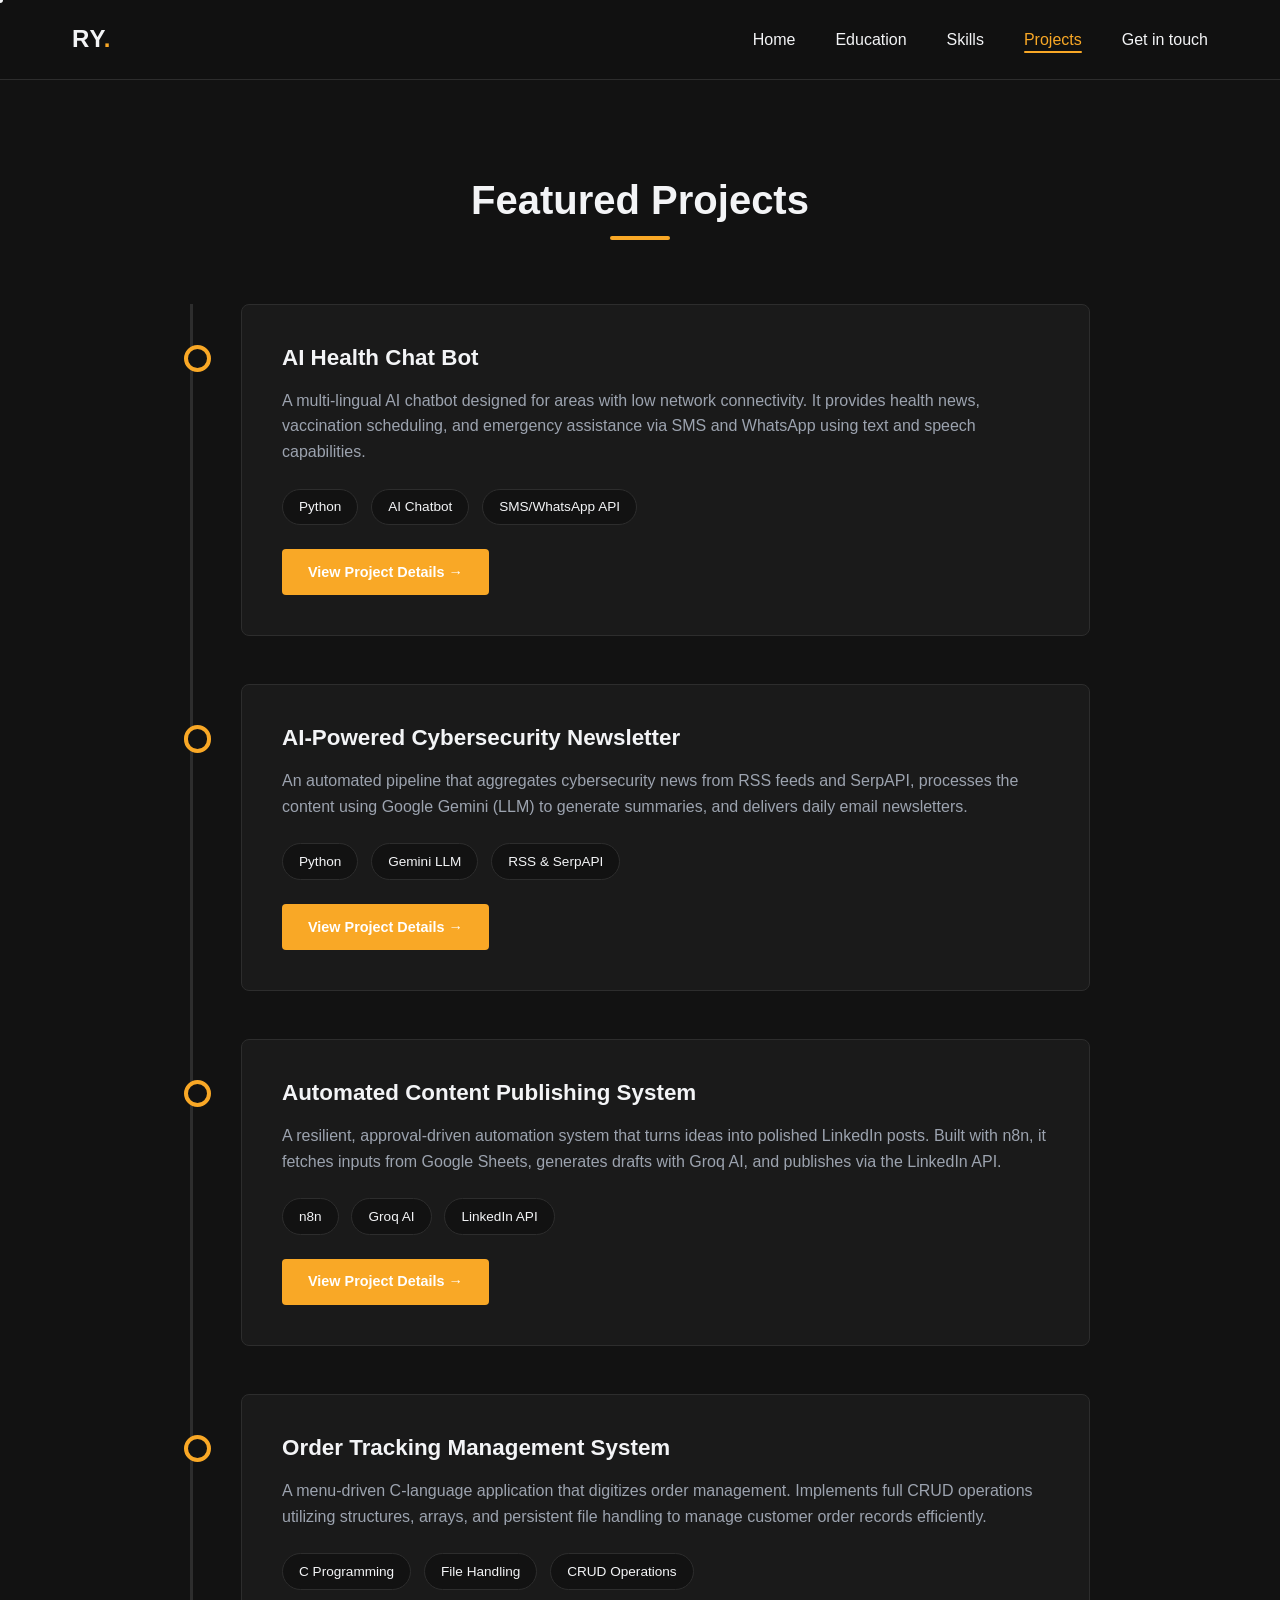
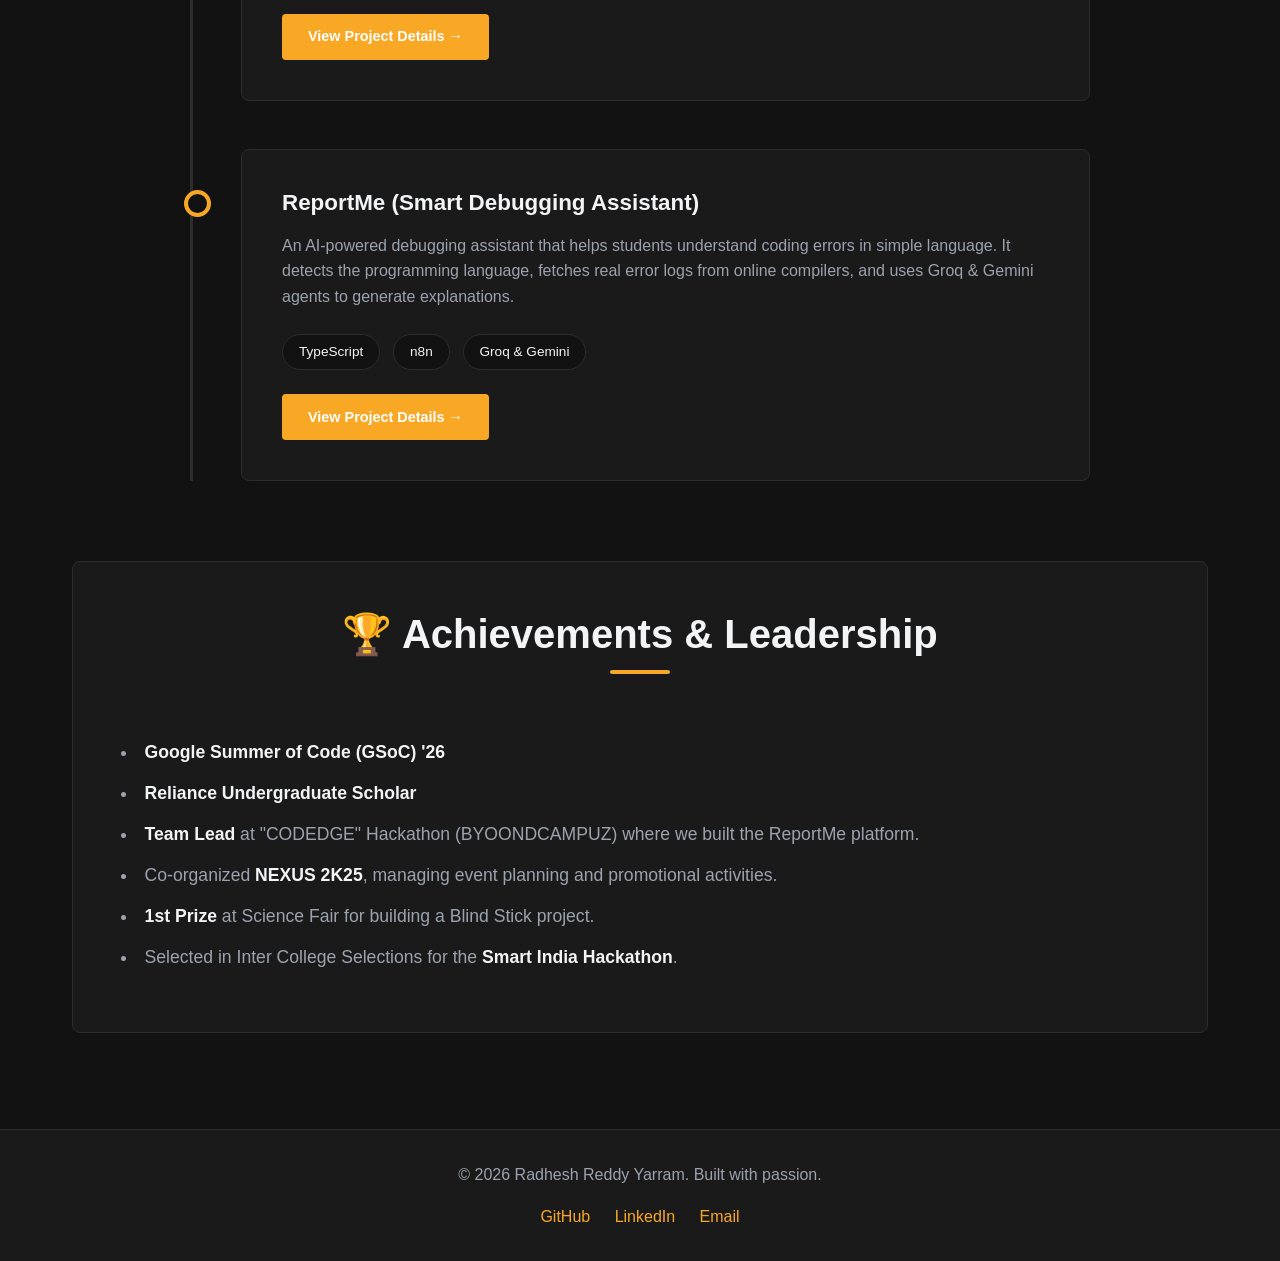
<file: projects.html>
<!DOCTYPE html>
<html lang="en">
<head>
    <meta charset="UTF-8">
    <meta name="viewport" content="width=device-width, initial-scale=1.0">
    <meta name="description" content="Portfolio of Radhesh Reddy Yarram, AI/ML Student & Developer">
    <title>Radhesh Reddy Yarram | Projects</title>
    <link href="https://fonts.googleapis.com/css2?family=Outfit:wght@300;400;600;800&family=Roboto+Mono:wght@400;500&display=swap" rel="stylesheet">
    <link rel="stylesheet" href="styles.css">

    <!-- Open Graph Meta Tags -->
    <meta property="og:title" content="Radhesh Reddy Yarram | Portfolio">
    <meta property="og:description" content="Portfolio of Radhesh Reddy Yarram, AI/ML Student & Developer">
    <meta property="og:image" content="https://radheshreddyyarram.github.io/Portfolio/profile.jpg">
    <meta property="og:url" content="https://radheshreddyyarram.github.io/Portfolio/">
    <meta property="og:type" content="website">
</head>
<body>
    <!-- Navigation -->
    <nav id="navbar">
        <div class="nav-content">
            <a href="index.html" class="logo">RY<span>.</span></a>
            <ul class="nav-links">
                <li><a href="index.html">Home</a></li>
                <li><a href="education.html">Education</a></li>
                <li><a href="skills.html">Skills</a></li>
                <li><a href="projects.html">Projects</a></li>
                <li><a href="contact.html">Get in touch</a></li>
            </ul>
            <div class="hamburger" role="button" aria-label="Toggle navigation" tabindex="0">
                <div class="line"></div>
                <div class="line"></div>
                <div class="line"></div>
            </div>
        </div>
    </nav>

    <!-- Content Wrapper for Navbar Offset -->
    <div style="padding-top: var(--nav-height); min-height: calc(100vh - 80px);">
        <!-- Projects Section -->
        <section id="projects" class="projects section">
            <div class="container">
                <h2 class="section-title fade-in">Featured Projects</h2>
                <div class="project-timeline">
                    
                    <!-- Project 1: Health Chat Bot -->
                    <div class="project-card fade-in">
                        <div class="project-content">
                            <h3>AI Health Chat Bot</h3>
                            <p>A multi-lingual AI chatbot designed for areas with low network connectivity. It provides health news, vaccination scheduling, and emergency assistance via SMS and WhatsApp using text and speech capabilities.</p>
                            <div class="tags">
                                <span>Python</span>
                                <span>AI Chatbot</span>
                                <span>SMS/WhatsApp API</span>
                            </div>
                            <a href="project-healthbot.html" class="btn primary-btn" style="margin-top: 1.5rem; display: inline-block; padding: 0.6rem 1.5rem; font-size: 0.9rem;">View Project Details &rarr;</a>
                        </div>
                    </div>

                    <!-- Project 2: Newsletter Automation -->
                    <div class="project-card fade-in">
                        <div class="project-content">
                            <h3>AI-Powered Cybersecurity Newsletter</h3>
                            <p>An automated pipeline that aggregates cybersecurity news from RSS feeds and SerpAPI, processes the content using Google Gemini (LLM) to generate summaries, and delivers daily email newsletters.</p>
                            <div class="tags">
                                <span>Python</span>
                                <span>Gemini LLM</span>
                                <span>RSS & SerpAPI</span>
                            </div>
                            <a href="project-newsletter.html" class="btn primary-btn" style="margin-top: 1.5rem; display: inline-block; padding: 0.6rem 1.5rem; font-size: 0.9rem;">View Project Details &rarr;</a>
                        </div>
                    </div>

                    <!-- Project 3: LinkedIn Post Automation -->
                    <div class="project-card fade-in">
                        <div class="project-content">
                            <h3>Automated Content Publishing System</h3>
                            <p>A resilient, approval-driven automation system that turns ideas into polished LinkedIn posts. Built with n8n, it fetches inputs from Google Sheets, generates drafts with Groq AI, and publishes via the LinkedIn API.</p>
                            <div class="tags">
                                <span>n8n</span>
                                <span>Groq AI</span>
                                <span>LinkedIn API</span>
                            </div>
                            <a href="project-linkedin.html" class="btn primary-btn" style="margin-top: 1.5rem; display: inline-block; padding: 0.6rem 1.5rem; font-size: 0.9rem;">View Project Details &rarr;</a>
                        </div>
                    </div>

                    <!-- Project 4: Order Tracking -->
                    <div class="project-card fade-in">
                        <div class="project-content">
                            <h3>Order Tracking Management System</h3>
                            <p>A menu-driven C-language application that digitizes order management. Implements full CRUD operations utilizing structures, arrays, and persistent file handling to manage customer order records efficiently.</p>
                            <div class="tags">
                                <span>C Programming</span>
                                <span>File Handling</span>
                                <span>CRUD Operations</span>
                            </div>
                            <a href="project-ordertracking.html" class="btn primary-btn" style="margin-top: 1.5rem; display: inline-block; padding: 0.6rem 1.5rem; font-size: 0.9rem;">View Project Details &rarr;</a>
                        </div>
                    </div>

                    <!-- Project 5: ReportMe -->
                    <div class="project-card fade-in">
                        <div class="project-content">
                            <h3>ReportMe (Smart Debugging Assistant)</h3>
                            <p>An AI-powered debugging assistant that helps students understand coding errors in simple language. It detects the programming language, fetches real error logs from online compilers, and uses Groq & Gemini agents to generate explanations.</p>
                            <div class="tags">
                                <span>TypeScript</span>
                                <span>n8n</span>
                                <span>Groq & Gemini</span>
                            </div>
                            <a href="project-reportme.html" class="btn primary-btn" style="margin-top: 1.5rem; display: inline-block; padding: 0.6rem 1.5rem; font-size: 0.9rem;">View Project Details &rarr;</a>
                        </div>
                    </div>

                </div>
                
                <div class="achievements fade-in" style="margin-top: 5rem;">
                    <h2 class="section-title">🏆 Achievements & Leadership</h2>
                    <ul>
                        <li><strong>Google Summer of Code (GSoC) '26</strong></li>
                        <li><strong>Reliance Undergraduate Scholar</strong></li>
                        <li><strong>Team Lead</strong> at "CODEDGE" Hackathon (BYOONDCAMPUZ) where we built the ReportMe platform.</li>
                        <li>Co-organized <strong>NEXUS 2K25</strong>, managing event planning and promotional activities.</li>
                        <li><strong>1st Prize</strong> at Science Fair for building a Blind Stick project.</li>
                        <li>Selected in Inter College Selections for the <strong>Smart India Hackathon</strong>.</li>
                    </ul>
                </div>
            </div>
        </section>
    </div>

        <!-- Footer -->
    <footer>
        <p>&copy; 2026 Radhesh Reddy Yarram. Built with passion.</p>
        <div style="margin-top: 10px;">
            <a href="https://github.com/radheshreddyyarram" target="_blank" rel="noopener noreferrer" style="margin: 0 10px; color: var(--accent); text-decoration: none; font-weight: 500; transition: color 0.3s ease;">GitHub</a>
            <a href="https://www.linkedin.com/in/radhesh-reddy-yarram-a8b6a82b5" target="_blank" rel="noopener noreferrer" style="margin: 0 10px; color: var(--accent); text-decoration: none; font-weight: 500; transition: color 0.3s ease;">LinkedIn</a>
            <a href="mailto:yarramradheshreddy@gmail.com" style="margin: 0 10px; color: var(--accent); text-decoration: none; font-weight: 500; transition: color 0.3s ease;">Email</a>
        </div>
    </footer>

    <!-- Custom JavaScript -->
    <script src="script.js"></script>
</body>
</html>
</file>
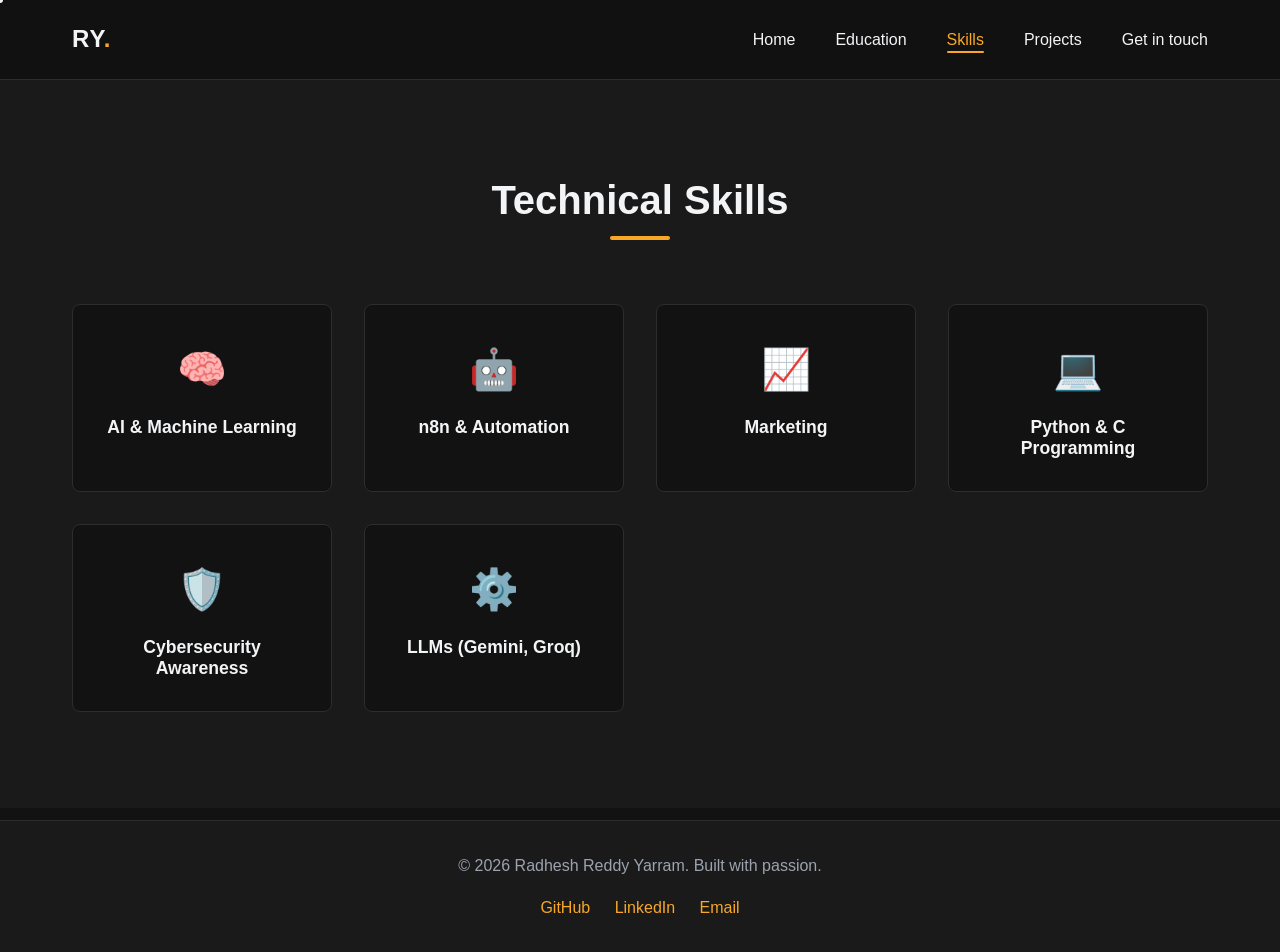
<file: skills.html>
<!DOCTYPE html>
<html lang="en">
<head>
    <meta charset="UTF-8">
    <meta name="viewport" content="width=device-width, initial-scale=1.0">
    <meta name="description" content="Portfolio of Radhesh Reddy Yarram, AI/ML Student & Developer">
    <title>Radhesh Reddy Yarram | Skills</title>
    <link href="https://fonts.googleapis.com/css2?family=Outfit:wght@300;400;600;800&family=Roboto+Mono:wght@400;500&display=swap" rel="stylesheet">
    <link rel="stylesheet" href="styles.css">

    <!-- Open Graph Meta Tags -->
    <meta property="og:title" content="Radhesh Reddy Yarram | Portfolio">
    <meta property="og:description" content="Portfolio of Radhesh Reddy Yarram, AI/ML Student & Developer">
    <meta property="og:image" content="https://radheshreddyyarram.github.io/Portfolio/profile.jpg">
    <meta property="og:url" content="https://radheshreddyyarram.github.io/Portfolio/">
    <meta property="og:type" content="website">
</head>
<body>
    <!-- Navigation -->
    <nav id="navbar">
        <div class="nav-content">
            <a href="index.html" class="logo">RY<span>.</span></a>
            <ul class="nav-links">
                <li><a href="index.html">Home</a></li>
                <li><a href="education.html">Education</a></li>
                <li><a href="skills.html">Skills</a></li>
                <li><a href="projects.html">Projects</a></li>
                <li><a href="contact.html">Get in touch</a></li>
            </ul>
            <div class="hamburger" role="button" aria-label="Toggle navigation" tabindex="0">
                <div class="line"></div>
                <div class="line"></div>
                <div class="line"></div>
            </div>
        </div>
    </nav>

    <!-- Content Wrapper for Navbar Offset -->
    <div style="padding-top: var(--nav-height); min-height: calc(100vh - 80px);">
        <!-- Skills Section -->
        <section id="skills" class="skills section">
            <div class="container">
                <h2 class="section-title fade-in">Technical Skills</h2>
                <div class="skills-grid fade-in">
                    <div class="skill-card">
                        <div class="skill-icon">🧠</div>
                        <h3>AI & Machine Learning</h3>
                    </div>
                    <div class="skill-card">
                        <div class="skill-icon">🤖</div>
                        <h3>n8n & Automation</h3>
                    </div>
                    <div class="skill-card">
                        <div class="skill-icon">📈</div>
                        <h3>Marketing</h3>
                    </div>
                    <div class="skill-card">
                        <div class="skill-icon">💻</div>
                        <h3>Python & C Programming</h3>
                    </div>
                    <div class="skill-card">
                        <div class="skill-icon">🛡️</div>
                        <h3>Cybersecurity Awareness</h3>
                    </div>
                    <div class="skill-card">
                        <div class="skill-icon">⚙️</div>
                        <h3>LLMs (Gemini, Groq)</h3>
                    </div>
                </div>
            </div>
        </section>
    </div>

        <!-- Footer -->
    <footer>
        <p>&copy; 2026 Radhesh Reddy Yarram. Built with passion.</p>
        <div style="margin-top: 10px;">
            <a href="https://github.com/radheshreddyyarram" target="_blank" rel="noopener noreferrer" style="margin: 0 10px; color: var(--accent); text-decoration: none; font-weight: 500; transition: color 0.3s ease;">GitHub</a>
            <a href="https://www.linkedin.com/in/radhesh-reddy-yarram-a8b6a82b5" target="_blank" rel="noopener noreferrer" style="margin: 0 10px; color: var(--accent); text-decoration: none; font-weight: 500; transition: color 0.3s ease;">LinkedIn</a>
            <a href="mailto:yarramradheshreddy@gmail.com" style="margin: 0 10px; color: var(--accent); text-decoration: none; font-weight: 500; transition: color 0.3s ease;">Email</a>
        </div>
    </footer>

    <!-- Custom JavaScript -->
    <script src="script.js"></script>
</body>
</html>
</file>
<file: styles.css>
:root {
    /* Leather Black & Orange Theme */
    --bg-main: #121212;
    --bg-card: #1A1A1A;
    --text-primary: #F3F4F6;
    --text-secondary: #9CA3AF;
    --accent: #F9A826; /* Photo Golden Orange */
    --accent-hover: #E69213;
    --border-color: #2D2D2D;
    
    /* Layout */
    --nav-height: 80px;
    --container-width: 1200px;
}

* {
    margin: 0;
    padding: 0;
    box-sizing: border-box;
}

html {
    scroll-behavior: smooth;
    font-family: 'Inter', -apple-system, BlinkMacSystemFont, 'Segoe UI', Roboto, Oxygen, Ubuntu, Cantarell, sans-serif;
    color: var(--text-primary);
    background-color: var(--bg-main);
    line-height: 1.6;
}

body {
    overflow-x: hidden;
    animation: fadeInPage 0.4s ease-out forwards;
}

@keyframes fadeInPage {
    from { opacity: 0; transform: translateY(10px); }
    to { opacity: 1; transform: translateY(0); }
}

body.no-scroll {
    overflow: hidden;
}

/* Typography */
h1, h2, h3, h4 {
    font-weight: 700;
    line-height: 1.2;
    color: var(--text-primary);
}

h1 {
    font-size: 3.5rem;
    letter-spacing: -1px;
}

h2 {
    font-size: 2.5rem;
    margin-bottom: 2rem;
}

p {
    margin-bottom: 1rem;
    color: var(--text-secondary);
}

/* Layout Utilities */
.container {
    max-width: var(--container-width);
    margin: 0 auto;
    padding: 0 2rem;
}

.section {
    padding: 6rem 0;
}

/* Navigation */
nav {
    position: fixed;
    top: 0;
    width: 100%;
    height: var(--nav-height);
    background: rgba(18, 18, 18, 0.95); /* Matches --bg-main */
    backdrop-filter: blur(10px);
    border-bottom: 1px solid var(--border-color);
    z-index: 1000;
    transition: all 0.3s ease;
}

nav.scrolled {
    box-shadow: 0 2px 10px rgba(0,0,0,0.05);
}

.nav-content {
    max-width: var(--container-width);
    margin: 0 auto;
    padding: 0 2rem;
    height: 100%;
    display: flex;
    justify-content: space-between;
    align-items: center;
}

.logo {
    font-size: 1.5rem;
    font-weight: 800;
    color: var(--text-primary);
    text-decoration: none;
    letter-spacing: 1px;
}

.logo span {
    color: var(--accent);
}

.nav-links {
    display: flex;
    gap: 2.5rem;
    list-style: none;
}

.nav-links a {
    color: var(--text-primary);
    text-decoration: none;
    font-weight: 500;
    font-size: 1rem;
    transition: color 0.3s;
}

.nav-links a:hover,
.nav-links a.active-link {
    color: var(--accent);
}

.nav-links a.active-link {
    position: relative;
}

.nav-links a.active-link::after {
    content: '';
    position: absolute;
    bottom: -5px;
    left: 0;
    width: 100%;
    height: 2px;
    background-color: var(--accent);
    border-radius: 2px;
}

/* Hero Section */
.hero {
    min-height: 100vh;
    display: flex;
    align-items: center;
    padding-top: calc(var(--nav-height) + 2rem);
    background-color: var(--bg-card);
}

.hero .hero-content {
    max-width: var(--container-width);
    margin: 0 auto;
    padding: 0 2rem;
    display: flex;
    align-items: center;
    justify-content: space-between;
    width: 100%;
    gap: 4rem;
}

.hero-content > div:first-child {
    flex: 1;
}

.hero h1 {
    margin-bottom: 1rem;
    font-size: 3rem;
    font-weight: 800;
}

.hero h2 {
    font-size: 1.5rem;
    color: var(--accent);
    font-weight: 500;
    margin-bottom: 1.5rem;
}

.hero p {
    font-size: 1.1rem;
    max-width: 600px;
    margin-bottom: 2rem;
}

/* Buttons */
.hero-buttons {
    display: flex;
    gap: 1rem;
}

.btn {
    display: inline-block;
    padding: 0.8rem 2rem;
    border-radius: 4px;
    font-weight: 600;
    text-decoration: none;
    transition: all 0.3s ease;
    cursor: pointer;
    border: 2px solid transparent;
}

.primary-btn {
    background-color: var(--accent);
    color: white;
}

.primary-btn:hover {
    background-color: var(--accent-hover);
}

.secondary-btn {
    background-color: transparent;
    color: var(--text-primary);
    border-color: var(--text-primary);
}

.secondary-btn:hover {
    background-color: var(--text-primary);
    color: white;
}

/* Profile Image */
.hero-image {
    flex-shrink: 0;
}

.profile-placeholder {
    width: 320px;
    height: 320px;
    border-radius: 50%;
    background-color: var(--bg-main);
    display: flex;
    align-items: center;
    justify-content: center;
    border: 8px solid var(--bg-card);
    box-shadow: 0 10px 30px rgba(0,0,0,0.5); /* Stronger shadow for dark mode */
    overflow: hidden;
}

.placeholder-text {
    font-size: 4rem;
    font-weight: 800;
    color: #cbd5e1;
}

.profile-placeholder img {
    width: 100%;
    height: 100%;
    object-fit: cover;
    display: none;
}

.profile-placeholder.has-image .placeholder-text {
    display: none;
}

.profile-placeholder.has-image img {
    display: block;
}

/* Section Titles */
.section-title {
    text-align: center;
    margin-bottom: 4rem;
    position: relative;
    padding-bottom: 1rem;
}

.section-title::after {
    content: '';
    position: absolute;
    bottom: 0;
    left: 50%;
    transform: translateX(-50%);
    width: 60px;
    height: 4px;
    background-color: var(--accent);
    border-radius: 2px;
}

/* About Grid */
.about-grid {
    display: grid;
    grid-template-columns: 1fr 1fr;
    gap: 4rem;
}

.about-text p {
    font-size: 1.1rem;
    margin-bottom: 1.5rem;
}

.education-timeline {
    border-left: 2px solid var(--border-color);
    padding-left: 2rem;
}

.timeline-item {
    position: relative;
    margin-bottom: 2.5rem;
}

.timeline-item::before {
    content: '';
    position: absolute;
    left: -2.6rem;
    top: 0;
    width: 1rem;
    height: 1rem;
    background-color: var(--bg-card);
    border: 3px solid var(--accent);
    border-radius: 50%;
}

.timeline-item h3 {
    font-size: 1.2rem;
    margin-bottom: 0.3rem;
}

.timeline-item .institution {
    font-weight: 500;
    color: var(--text-primary);
    margin-bottom: 0.2rem;
}

.timeline-item .date {
    font-size: 0.9rem;
    color: var(--text-secondary);
}

/* Skills Grid */
.skills {
    background-color: var(--bg-card);
}

.skills-grid {
    display: grid;
    grid-template-columns: repeat(auto-fit, minmax(250px, 1fr));
    gap: 2rem;
}

.skill-card {
    background: var(--bg-main);
    padding: 2rem;
    border-radius: 8px;
    text-align: center;
    border: 1px solid var(--border-color);
    transition: transform 0.3s ease, box-shadow 0.3s ease;
}

.skill-card:hover {
    transform: translateY(-5px);
    box-shadow: 0 10px 20px rgba(0,0,0,0.05);
}

.skill-icon {
    font-size: 2.5rem;
    margin-bottom: 1rem;
}

.skill-card h3 {
    font-size: 1.1rem;
}

/* Projects Timeline */
.project-timeline {
    position: relative;
    max-width: 900px;
    margin: 0 auto;
    padding-left: 3rem;
    border-left: 3px solid var(--border-color);
    margin-bottom: 4rem;
}

.project-timeline .project-card {
    position: relative;
    background: var(--bg-card);
    border-radius: 8px;
    border: 1px solid var(--border-color);
    padding: 2.5rem;
    margin-bottom: 3rem;
    transition: all 0.3s ease;
}

.project-timeline .project-card::before {
    content: '';
    position: absolute;
    left: -3.65rem;
    top: 2.5rem;
    width: 1.2rem;
    height: 1.2rem;
    background-color: var(--bg-main);
    border: 4px solid var(--accent);
    border-radius: 50%;
    z-index: 1;
}

.project-timeline .project-card:hover {
    box-shadow: 0 15px 30px rgba(0,0,0,0.08);
    transform: translateY(-5px);
}

.project-timeline .project-card:hover::before {
    background-color: var(--accent);
    transform: scale(1.2);
    transition: all 0.3s ease;
}

.project-card h3 {
    font-size: 1.4rem;
    margin-bottom: 1rem;
    color: var(--text-primary);
}

.project-card p {
    margin-bottom: 1.5rem;
}

.tags {
    display: flex;
    flex-wrap: wrap;
    gap: 0.8rem;
}

.tags span {
    padding: 0.4rem 1rem;
    background: var(--bg-main);
    color: var(--text-primary);
    border: 1px solid var(--border-color);
    border-radius: 20px;
    font-size: 0.85rem;
    font-weight: 500;
}

/* Achievements */
.achievements {
    background: var(--bg-card);
    padding: 3rem;
    border-radius: 8px;
    border: 1px solid var(--border-color);
}

.achievements h3 {
    margin-bottom: 1.5rem;
    font-size: 1.5rem;
}

.achievements ul {
    list-style-position: inside;
    color: var(--text-secondary);
}

.achievements li {
    margin-bottom: 0.8rem;
    font-size: 1.1rem;
}

.achievements strong {
    color: var(--text-primary);
}

/* Contact */
.contact {
    background-color: var(--bg-card);
}

.contact-card {
    max-width: 800px;
    margin: 0 auto;
    background: var(--bg-main);
    padding: 4rem;
    border-radius: 8px;
    text-align: center;
    border: 1px solid var(--border-color);
}

.contact-info {
    display: flex;
    justify-content: center;
    gap: 3rem;
    margin: 3rem 0;
    flex-wrap: wrap;
}

.info-item {
    display: flex;
    align-items: center;
    gap: 0.8rem;
}

.info-item a, .info-item span {
    color: var(--text-primary);
    text-decoration: none;
    font-weight: 500;
    font-size: 1.1rem;
}

.info-item a:hover {
    color: var(--accent);
}

.social-links {
    display: flex;
    justify-content: center;
    gap: 1.5rem;
}

.social-icon {
    padding: 0.8rem 2rem;
    background: var(--bg-card);
    color: var(--text-primary);
    text-decoration: none;
    border-radius: 4px;
    font-weight: 600;
    border: 1px solid var(--border-color);
    transition: all 0.3s;
}

.social-icon:hover {
    border-color: var(--accent);
    color: var(--accent);
}

/* Footer */
footer {
    text-align: center;
    padding: 2rem;
    background: var(--bg-card);
    border-top: 1px solid var(--border-color);
    color: var(--text-secondary);
}

/* Hamburger */
.hamburger {
    display: none;
    cursor: pointer;
}

.hamburger .line {
    width: 25px;
    height: 3px;
    background-color: var(--text-primary);
    margin: 5px;
    transition: all 0.3s;
}

/* Animations */
.fade-up, .fade-in {
    opacity: 0;
    transform: translateY(20px);
    transition: opacity 0.8s ease, transform 0.8s ease;
}

.fade-in {
    transform: translateY(0);
}

.fade-up.visible, .fade-in.visible {
    opacity: 1;
    transform: translateY(0);
}

.delay-1 { transition-delay: 0.1s; }
.delay-2 { transition-delay: 0.2s; }
.delay-3 { transition-delay: 0.3s; }
.delay-4 { transition-delay: 0.4s; }

/* Responsive */
@media (max-width: 968px) {
    .hero {
        padding-top: calc(var(--nav-height) + 4rem);
    }
    
    .hero .hero-content {
        flex-direction: column-reverse;
        text-align: center;
        padding-top: 2rem;
    }

    .hero-buttons {
        justify-content: center;
    }
    
    .about-grid {
        grid-template-columns: 1fr;
    }

    .contact-info {
        flex-direction: column;
        align-items: center;
        gap: 1.5rem;
    }
}

@media (max-width: 768px) {
    .nav-links {
        position: fixed;
        right: -100%;
        top: var(--nav-height);
        flex-direction: column;
        background: var(--bg-card);
        width: 100%;
        text-align: center;
        padding: 2rem 0;
        transition: 0.3s;
        border-bottom: 1px solid var(--border-color);
    }

    .nav-links.active {
        right: 0;
    }

    .hamburger {
        display: block;
    }

    .hamburger.active .line:nth-child(1) {
        transform: rotate(-45deg) translate(-5px, 6px);
    }
    
    .hamburger.active .line:nth-child(2) {
        opacity: 0;
    }
    
    .hamburger.active .line:nth-child(3) {
        transform: rotate(45deg) translate(-5px, -6px);
    }

    h1 {
        font-size: 2.5rem;
    }
    
    h2 {
        font-size: 2rem;
    }

    .profile-placeholder {
        width: 250px;
        height: 250px;
    }
}

/* Contact Cards Grid Layout */
.contact-method-card:hover {
    transform: translateY(-10px) !important;
    box-shadow: 0 15px 30px rgba(0, 0, 0, 0.5) !important;
    border-color: var(--accent) !important;
}

/* Home Page Overview Cards */
.overview-card:hover, .project-card:hover, .skill-card:hover, .collaborator-card:hover {
    transform: translateY(-5px) !important;
    box-shadow: 0 15px 30px rgba(0, 0, 0, 0.5) !important;
    border-color: var(--accent) !important;
}

/* Custom Cursor */
@media (pointer: fine) {
    body, a, button, input, textarea, .btn, .project-card, .overview-card, .contact-method-card {
        cursor: none !important;
    }
}

.cursor-minimal {
    position: fixed;
    top: 0;
    left: 0;
    width: 6px;
    height: 6px;
    background-color: var(--text-primary);
    border-radius: 50%;
    transform: translate(-50%, -50%);
    pointer-events: none;
    z-index: 9999;
    transition: transform 0.15s ease, background-color 0.15s ease;
}

.cursor-minimal.hover {
    transform: translate(-50%, -50%) scale(2);
    background-color: var(--accent);
}
</file>
